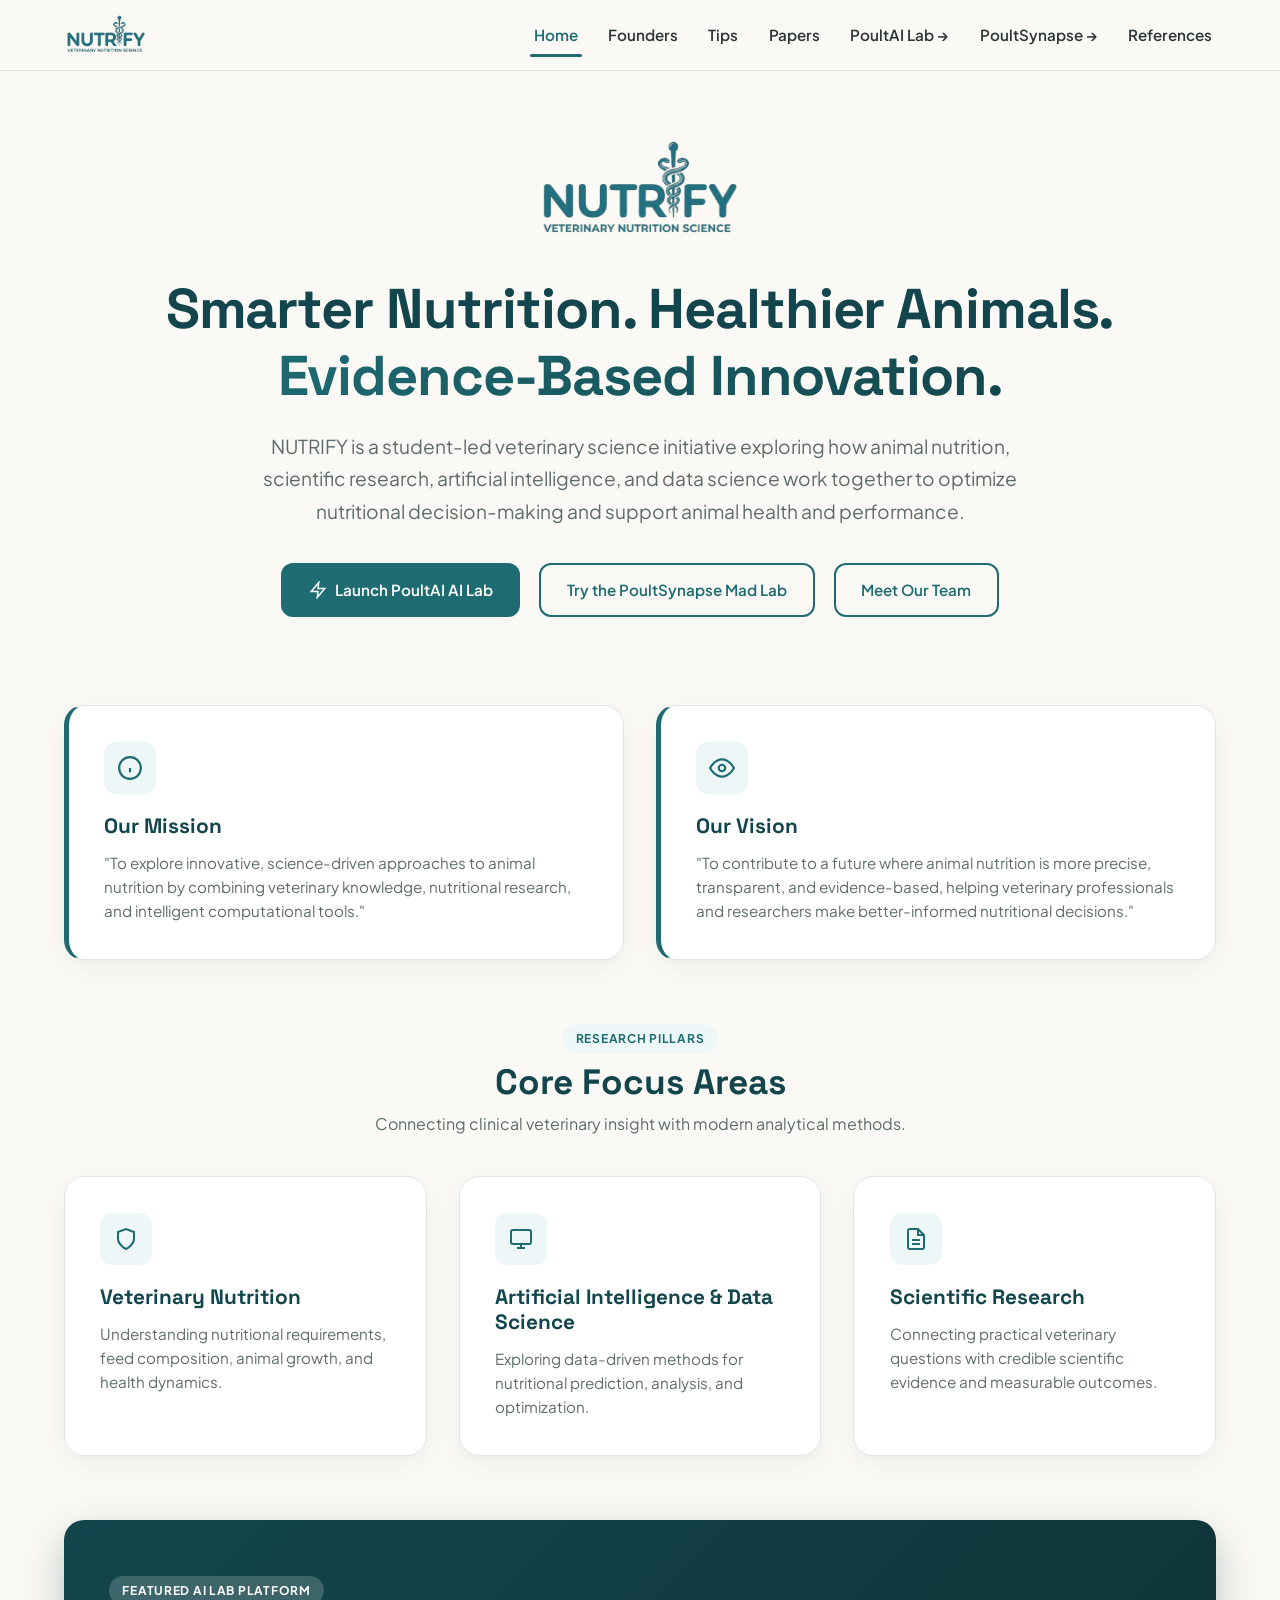
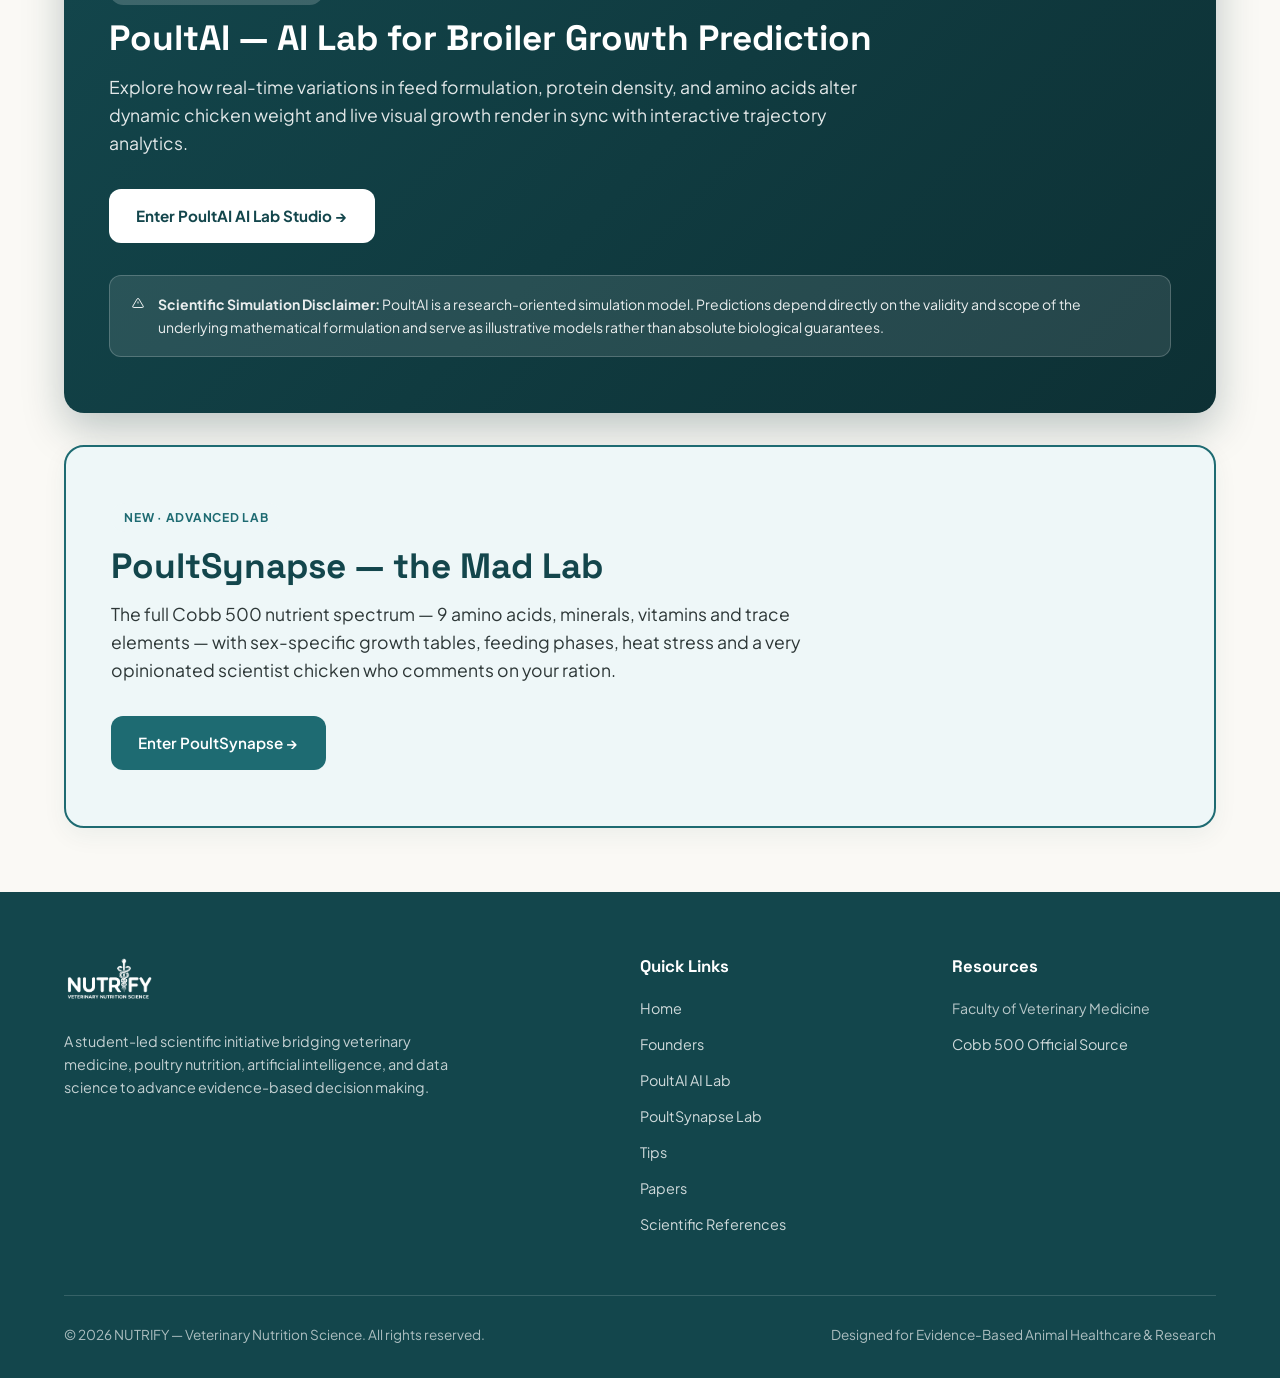
<file: index.html>
<!DOCTYPE html>
<html lang="en">
<head>
    <meta charset="UTF-8">
    <meta name="viewport" content="width=device-width, initial-scale=1.0">
    <meta name="description" content="NUTRIFY: student-led veterinary nutrition science, PoultAI and PoultSynapse broiler growth labs, tips and scientific papers.">
    <title>NUTRIFY — Veterinary Nutrition Science</title>
    <link rel="preconnect" href="https://fonts.googleapis.com">
    <link rel="preconnect" href="https://fonts.gstatic.com" crossorigin>
    <link href="https://fonts.googleapis.com/css2?family=Plus+Jakarta+Sans:wght@300;400;500;600;700;800&family=Space+Grotesk:wght@500;600;700&family=Caveat:wght@500;700&display=swap" rel="stylesheet">
    <link rel="stylesheet" href="css/style.css">
    <link rel="icon" type="image/png" href="assets/nutrify-logo.png">
</head>
<body>

    <!-- NAVBAR NAVIGATION -->
    <header class="navbar">
        <div class="container nav-container">
            <a class="brand-logo" href="index.html">
                <img src="assets/nutrify-logo.png" alt="NUTRIFY Logo" class="logo-img">
            </a>

            <button class="mobile-menu-btn" id="mobileMenuBtn" aria-label="Toggle navigation menu" aria-expanded="false" aria-controls="navLinks">&#9776;</button>

            <!-- Tabs: href="#name" shows the section with id="view-name" (handled in js/main.js).
                 A link to another page (the labs) is a normal href to that folder. -->
            <ul class="nav-links" id="navLinks">
                <li><a class="nav-link active" id="nav-home" href="#home">Home</a></li>
                <li><a class="nav-link" id="nav-founders" href="#founders">Founders</a></li>
                <li><a class="nav-link" id="nav-tips" href="#tips">Tips</a></li>
                <li><a class="nav-link" id="nav-papers" href="#papers">Papers</a></li>
                <li><a class="nav-link nav-lab" href="poultai/index.html">PoultAI Lab &rarr;</a></li>
                <li><a class="nav-link nav-lab" href="poultsynapse/index.html">PoultSynapse &rarr;</a></li>
                <li><a class="nav-link" id="nav-references" href="#references">References</a></li>
            </ul>
        </div>
    </header>

    <!-- MAIN VIEWS -->
    <main>
        <!-- 1. HOME TAB -->
        <section id="view-home" class="page-view active">
            <div class="container">
                <div class="hero">
                    <div class="hero-logo-box">
                        <img src="assets/nutrify-logo.png" alt="NUTRIFY Logo" class="hero-logo-img">
                    </div>

                    <h1 class="hero-title">Smarter Nutrition. Healthier Animals.<br><span class="gradient-text">Evidence-Based Innovation.</span></h1>
                    <p class="hero-subtitle">
                        NUTRIFY is a student-led veterinary science initiative exploring how animal nutrition, scientific research, artificial intelligence, and data science work together to optimize nutritional decision-making and support animal health and performance.
                    </p>

                    <!-- <p class="handnote">Made by vet students who love chickens (and maths) &#128020;</p> -->

                    <div class="hero-cta-group">
                        <a href="poultai/index.html" class="btn btn-primary">
                            <svg width="18" height="18" viewBox="0 0 24 24" fill="none" stroke="currentColor" stroke-width="2"><path d="M13 2L3 14h9l-1 8 10-12h-9l1-8z"/></svg>
                            Launch PoultAI AI Lab
                        </a>
                        <a href="poultsynapse/index.html" class="btn btn-outline">Try the PoultSynapse Mad Lab</a>
                        <a href="#founders" class="btn btn-outline">Meet Our Team</a>
                    </div>
                </div>

                <div class="grid-2" style="margin-top: 2.5rem;">
                    <div class="card mv-card">
                        <div class="card-icon">
                            <svg width="26" height="26" viewBox="0 0 24 24" fill="none" stroke="currentColor" stroke-width="2"><circle cx="12" cy="12" r="10"/><path d="M12 16v-4"/><path d="M12 8h.01"/></svg>
                        </div>
                        <h3 class="card-title">Our Mission</h3>
                        <p class="card-text">
                            "To explore innovative, science-driven approaches to animal nutrition by combining veterinary knowledge, nutritional research, and intelligent computational tools."
                        </p>
                    </div>

                    <div class="card mv-card">
                        <div class="card-icon">
                            <svg width="26" height="26" viewBox="0 0 24 24" fill="none" stroke="currentColor" stroke-width="2"><path d="M1 12s4-8 11-8 11 8 11 8-4 8-11 8-11-8-11-8z"/><circle cx="12" cy="12" r="3"/></svg>
                        </div>
                        <h3 class="card-title">Our Vision</h3>
                        <p class="card-text">
                            "To contribute to a future where animal nutrition is more precise, transparent, and evidence-based, helping veterinary professionals and researchers make better-informed nutritional decisions."
                        </p>
                    </div>
                </div>

                <div class="section-header">
                    <span class="badge">Research Pillars</span>
                    <h2>Core Focus Areas</h2>
                    <p>Connecting clinical veterinary insight with modern analytical methods.</p>
                </div>

                <div class="grid-3">
                    <div class="card">
                        <div class="card-icon">
                            <svg width="24" height="24" viewBox="0 0 24 24" fill="none" stroke="currentColor" stroke-width="2"><path d="M12 22s8-4 8-10V5l-8-3-8 3v7c0 6 8 10 8 10z"/></svg>
                        </div>
                        <h3 class="card-title">Veterinary Nutrition</h3>
                        <p class="card-text">Understanding nutritional requirements, feed composition, animal growth, and health dynamics.</p>
                    </div>

                    <div class="card">
                        <div class="card-icon">
                            <svg width="24" height="24" viewBox="0 0 24 24" fill="none" stroke="currentColor" stroke-width="2"><rect x="2" y="3" width="20" height="14" rx="2" ry="2"/><line x1="8" y1="21" x2="16" y2="21"/><line x1="12" y1="17" x2="12" y2="21"/></svg>
                        </div>
                        <h3 class="card-title">Artificial Intelligence & Data Science</h3>
                        <p class="card-text">Exploring data-driven methods for nutritional prediction, analysis, and optimization.</p>
                    </div>

                    <div class="card">
                        <div class="card-icon">
                            <svg width="24" height="24" viewBox="0 0 24 24" fill="none" stroke="currentColor" stroke-width="2"><path d="M14 2H6a2 2 0 0 0-2 2v16a2 2 0 0 0 2 2h12a2 2 0 0 0 2-2V8z"/><polyline points="14 2 14 8 20 8"/><line x1="16" y1="13" x2="8" y2="13"/><line x1="16" y1="17" x2="8" y2="17"/></svg>
                        </div>
                        <h3 class="card-title">Scientific Research</h3>
                        <p class="card-text">Connecting practical veterinary questions with credible scientific evidence and measurable outcomes.</p>
                    </div>
                </div>

                <div class="featured-project">
                    <span class="badge badge-light">Featured AI Lab Platform</span>
                    <h2>PoultAI — AI Lab for Broiler Growth Prediction</h2>
                    <p>
                        Explore how real-time variations in feed formulation, protein density, and amino acids alter dynamic chicken weight and live visual growth render in sync with interactive trajectory analytics.
                    </p>
                    
                    <a href="poultai/index.html" class="btn btn-light">
                        Enter PoultAI AI Lab Studio &rarr;
                    </a>

                    <div class="disclaimer-box">
                        <svg width="20" height="20" viewBox="0 0 24 24" fill="none" stroke="currentColor" stroke-width="2"><path d="M10.29 3.86L1.82 18a2 2 0 0 0 1.71 3h16.94a2 2 0 0 0 1.71-3L13.71 3.86a2 2 0 0 0-3.42 0z"/><line x1="12" y1="9" x2="12" y2="13"/><line x1="12" y1="17" x2="12.01" y2="17"/></svg>
                        <div>
                            <strong>Scientific Simulation Disclaimer:</strong> PoultAI is a research-oriented simulation model. Predictions depend directly on the validity and scope of the underlying mathematical formulation and serve as illustrative models rather than absolute biological guarantees.
                        </div>
                    </div>
                </div>

                <!-- Featured lab #2: reuse .featured-project with the .alt modifier (light version) -->
                <div class="featured-project alt">
                    <span class="badge">New &middot; Advanced Lab</span>
                    <h2>PoultSynapse &mdash; the Mad Lab</h2>
                    <p>
                        The full Cobb 500 nutrient spectrum &mdash; 9 amino acids, minerals, vitamins and trace elements &mdash; with sex-specific growth tables, feeding phases, heat stress and a very opinionated scientist chicken who comments on your ration.
                    </p>
                    <a href="poultsynapse/index.html" class="btn btn-primary">Enter PoultSynapse &rarr;</a>
                </div>
            </div>
        </section>

        <!-- 2. FOUNDERS TAB -->
        <section id="view-founders" class="page-view">
            <div class="container">
                <div class="section-header">
                    <span class="badge">Student Researchers</span>
                    <h2>Meet Our Research Team</h2>
                    <p>Veterinary Medicine students combining clinical science, ration formulation, and artificial intelligence.</p>
                </div>

                <div class="founders-grid">
                    <div class="card founder-card">
                        <div class="avatar-circle">
                            <img src="assets/founders/youssef-fouad.jpg" alt="Samy Abdelaziz Husein">
                        </div>
                        <h3 class="founder-name">Youssef Mohammed Fouad</h3>
                        <div class="founder-role">Veterinary Medicine Student & Researcher</div>
                        <div class="linkein account" style="text-align: left;">
                            <strong><a href="https://www.linkedin.com/in/youssef-m-fouad-833411432">Linkedin &rarr;</a></strong>
                        </div>
                        <p class="founder-bio">
                            "A second-level Veterinary Medicine student and researcher contributing to the development of PoultAI's predictive approach. His work focuses on making the simulation more representative of real-world poultry production conditions."
                        </p>
                    </div>

                    <div class="card founder-card">
                        <div class="avatar-circle">
                            <img src="assets/founders/youssef-samir.jpg" alt="Samy Abdelaziz Husein">
                        </div>
                        <h3 class="founder-name">Youssef Mohammed Samir</h3>
                        <div class="founder-role">Veterinary Medicine Student & Researcher</div>
                        <p class="founder-bio">
                            "A second-level Veterinary Medicine student and researcher interested in identifying approaches to reduce nutritional contamination risks and improve feed quality, nutrient utilization, and digestibility."
                        </p>
                    </div>

                    <div class="card founder-card">
                        <div class="avatar-circle">
                            <img src="assets/founders/yasin-amrousy.jpg" alt="Samy Abdelaziz Husein">
                        </div>
                        <h3 class="founder-name">Yassin Mahmoud Elamrousy</h3>
                        <div class="founder-role">Veterinary Student & Poultry Nutrition Researcher</div>
                        <p class="founder-bio">
                            "A second-level Veterinary Medicine student and researcher with experience in poultry nutritional rations, focusing on feed formulation and the relationship between nutritional composition and broiler performance."
                        </p>
                    </div>

                    <div class="card founder-card">
                        <div class="avatar-circle">
                            <img src="assets/founders/abdelrahman-basha.jpg" alt="Samy Abdelaziz Husein">
                        </div>
                        <h3 class="founder-name">Abdelrahman Moustafa Basha</h3>
                        <div class="founder-role">Veterinary Student & Poultry Nutrition Researcher</div>
                        <div class="linkein account" style="text-align: left;">
                            <strong><a href="https://www.linkedin.com/in/abdelrahmanbasha00">Linkedin &rarr;</a></strong>
                        </div>
                        <p class="founder-bio">
                            "A second-level Veterinary Medicine student and researcher with experience in poultry nutritional rations and an interest in practical nutritional strategies that support efficient and balanced poultry production."
                        </p>
                    </div>

                    <div class="card founder-card">
                        <div class="avatar-circle">
                            <img src="assets/founders/samya-a-elaziz.png" alt="Samy Abdelaziz Husein">
                        </div>
                        <h3 class="founder-name">Samy Abdelaziz Husein</h3>
                        <div class="founder-role">Veterinary Student, AI & Data Science Researcher</div>
                        <div class="linkein account" style="text-align: left;">
                            <strong><a href="https://www.linkedin.com/in/samy-a-elaziz/">Linkedin &rarr;</a></strong>
                        </div>
                        <p class="founder-bio">
                            "A second-level Veterinary Medicine student and researcher interested in artificial intelligence, data science, and web development. His work explores how veterinary knowledge can be connected with computational technologies to develop practical, data-driven innovations."
                        </p>
                        
                    </div>
                </div>
            </div>
        </section>

        <!-- TIPS TAB: cards are generated from the TIPS list in js/content.js -->
        <section id="view-tips" class="page-view">
            <div class="container">
                <div class="section-header">
                    <span class="badge">Practical Notes</span>
                    <h2>Tips from the Lab Bench</h2>
                    <p>Short, honest advice for using the labs and thinking about broiler nutrition. Each tip says where it comes from.</p>
                    <!-- <p class="handnote">Got a tip of your own? Add it in js/content.js &mdash; it appears here by itself.</p> -->
                </div>
                <div class="chip-row" id="tipsFilters" role="group" aria-label="Filter tips by category"></div>
                <div class="grid-3" id="tipsGrid"></div>
            </div>
        </section>

        <!-- PAPERS TAB: cards are generated from the PAPERS list in js/content.js -->
        <section id="view-papers" class="page-view">
            <div class="container">
                <div class="section-header">
                    <span class="badge">Research Library</span>
                    <h2>Scientific Papers</h2>
                    <p>Papers we read, each with a short summary in our own words and a link to the real source. Always read the original before relying on a result.</p>
                </div>
                <div class="chip-row" id="papersFilters" role="group" aria-label="Filter papers by topic"></div>
                <div id="papersList"></div>
            </div>
        </section>

        <!-- 3. REFERENCES TAB -->
        <section id="view-references" class="page-view">
            <div class="container">
                <div class="section-header">
                    <span class="badge">Transparency & Rigor</span>
                    <h2>Scientific References</h2>
                    <p>Grounding computational models in published veterinary nutrition standards and empirical research.</p>
                </div>

                <div class="reference-card">
                    <span class="badge">Primary Genetic Standard Source</span>
                    <h3 class="reference-title">Cobb 500 Broiler Performance & Nutrition Supplement (2022 Official Release)</h3>
                    <div class="reference-meta">Organization: Cobb Genetics | Type: Official Genetics & Performance Information</div>
                    <p class="reference-desc">
                        Official product information, performance objectives, and nutritional guidelines for the Cobb 500 broiler strain, published by Cobb Genetics. Standard reference curves in PoultAI are aligned with published Cobb 500 growth performance targets.
                    </p>
                    <a href="https://cobbgenetics.com/assets/Cobb-Files/2022-Cobb500-Broiler-Performance-Nutrition-Supplement.pdf" target="_blank" rel="noopener noreferrer" class="btn btn-outline btn-sm">
                        Visit Official Source &rarr;
                    </a>
                </div>

                <div class="reference-card" style="border-left-color: var(--dark-teal);">
                    <span class="badge">Consensus Guideline</span>
                    <h3 class="reference-title">Nutrient Requirements of Poultry (National Research Council)</h3>
                    <div class="reference-meta">Publisher: National Academies Press | Type: Scientific Reference Manual</div>
                    <p class="reference-desc">
                        Foundational guidance detailing digestive physiology, amino acid bioavailability, and metabolizable energy relationships in commercial avian species.
                    </p>
                </div>

                <div class="card" style="margin-top: 3rem; background: var(--teal-light); border: 1px solid var(--primary-teal);">
                    <h3 style="color: var(--dark-teal); margin-bottom: 0.75rem;">NUTRIFY Scientific Integrity Statement</h3>
                    <p style="font-size: 0.95rem; color: var(--body-text); line-height: 1.7;">
                        "At NUTRIFY, scientific evidence is the foundation of responsible innovation. References are provided to support transparency and help users distinguish published information from our own research concepts, simulations, and interpretations."
                    </p>
                </div>
            </div>
        </section>
    </main>

    <!-- FOOTER -->
    <footer>
        <div class="container">
            <div class="footer-grid">
                <div class="footer-brand">
                    <img src="assets/nutrify-logo.png" alt="NUTRIFY Logo" class="footer-logo-img">
                    <p>
                        A student-led scientific initiative bridging veterinary medicine, poultry nutrition, artificial intelligence, and data science to advance evidence-based decision making.
                    </p>
                </div>

                <div>
                    <h4 class="footer-heading">Quick Links</h4>
                    <ul class="footer-links">
                        <li><a href="#home">Home</a></li>
                        <li><a href="#founders">Founders</a></li>
                        <li><a href="poultai/index.html">PoultAI AI Lab</a></li>
                        <li><a href="poultsynapse/index.html">PoultSynapse Lab</a></li>
                        <li><a href="#tips">Tips</a></li>
                        <li><a href="#papers">Papers</a></li>
                        <li><a href="#references">Scientific References</a></li>
                    </ul>
                </div>

                <div>
                    <h4 class="footer-heading">Resources</h4>
                    <ul class="footer-links">
                        <li><span style="color: rgba(255,255,255,0.7); font-size: 0.88rem;">Faculty of Veterinary Medicine</span></li>
                        <li><a href="https://cobbgenetics.com/assets/Cobb-Files/2022-Cobb500-Broiler-Performance-Nutrition-Supplement.pdf" target="_blank" rel="noopener noreferrer">Cobb 500 Official Source</a></li>
                    </ul>
                </div>
            </div>

            <div class="footer-bottom">
                <div>&copy; <span id="currentYear"></span> NUTRIFY — Veterinary Nutrition Science. All rights reserved.</div>
                <div>Designed for Evidence-Based Animal Healthcare & Research</div>
            </div>
        </div>
    </footer>

    <script src="js/content.js"></script>
    <script src="js/main.js"></script>
</body>
</html>
</file>
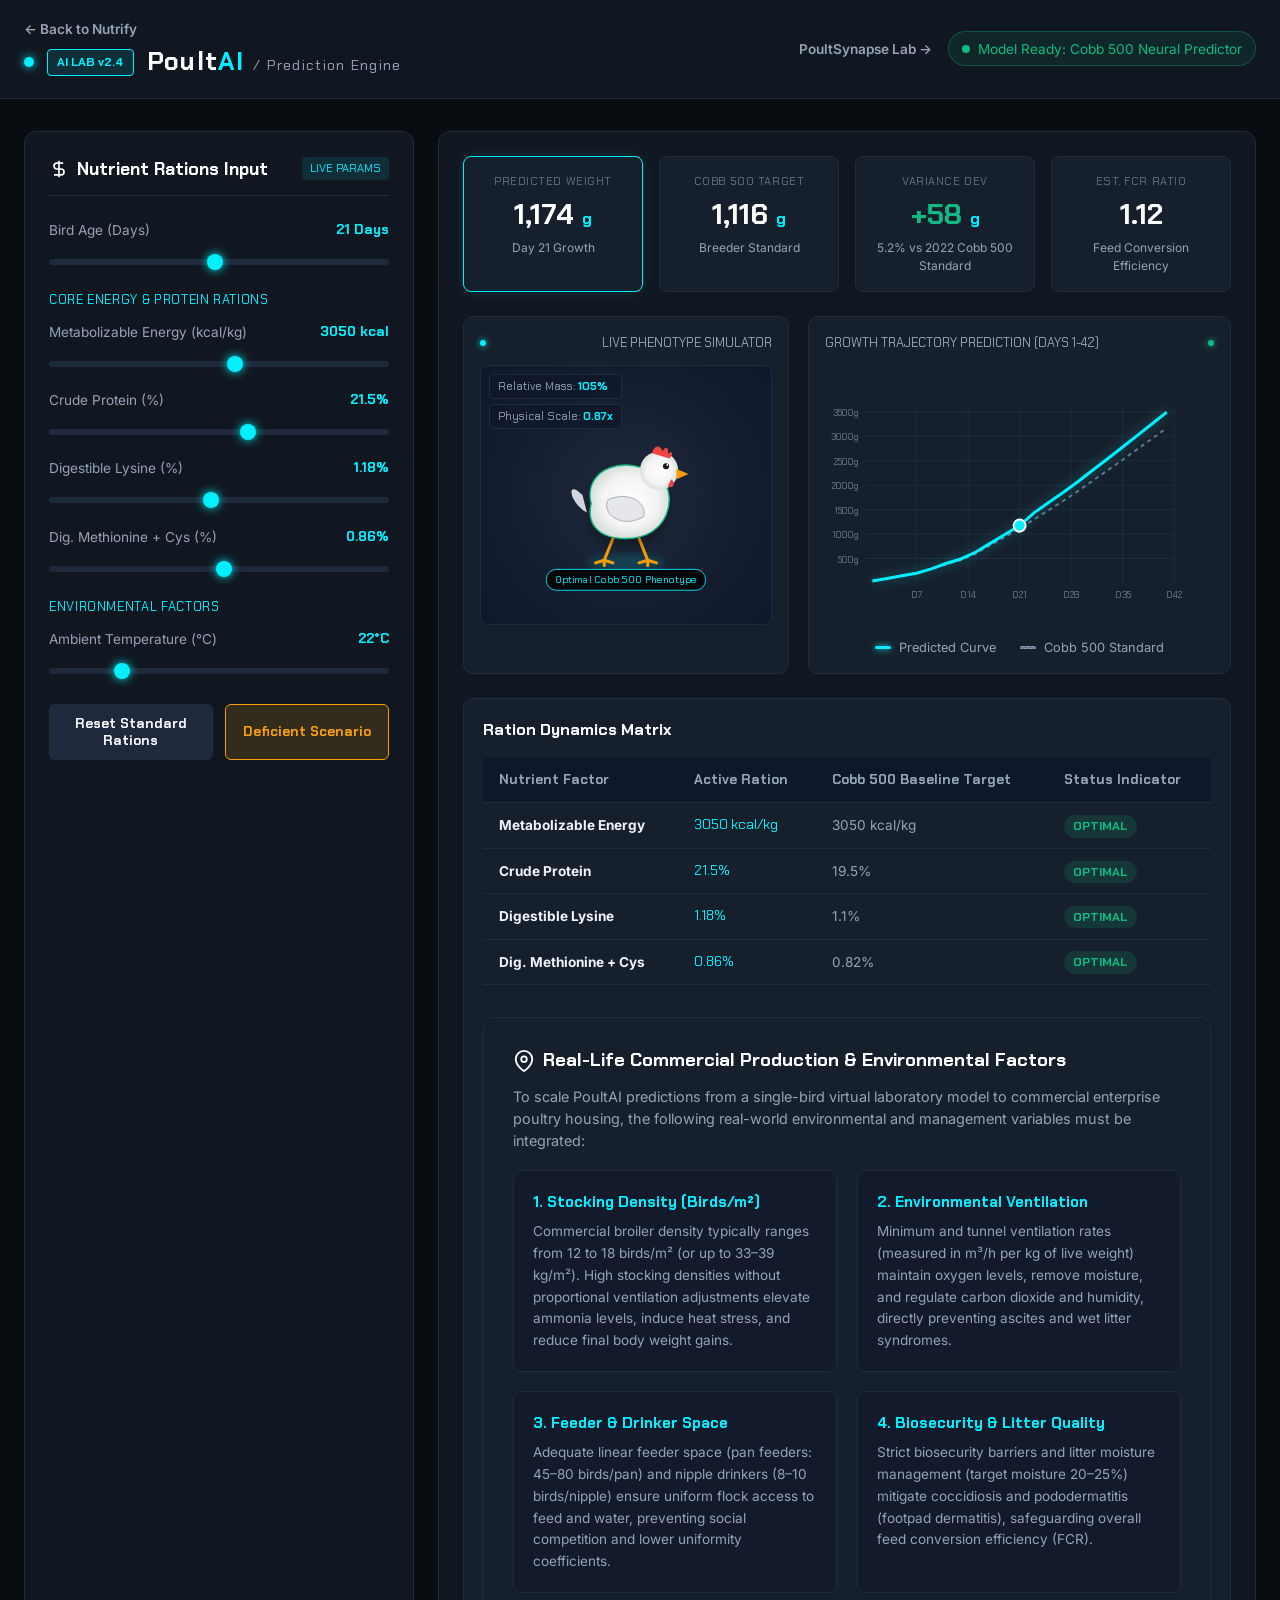
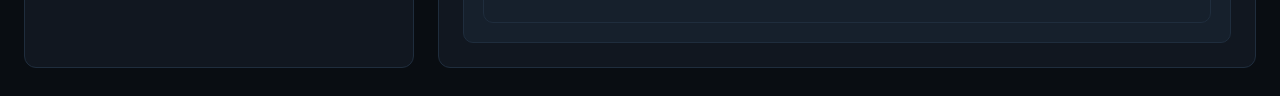
<file: poultai/index.html>
<!DOCTYPE html>
<html lang="en">
<head>
    <meta charset="UTF-8">
    <meta name="viewport" content="width=device-width, initial-scale=1.0">
    <title>PoultAI — AI Lab for Broiler Growth Prediction</title>
    <link rel="preconnect" href="https://fonts.googleapis.com">
    <link rel="preconnect" href="https://fonts.gstatic.com" crossorigin>
    <link href="https://fonts.googleapis.com/css2?family=Chakra+Petch:wght@400;600;700&family=Inter:wght@300;400;500;600;700&display=swap" rel="stylesheet">
    <link rel="stylesheet" href="poultai.css">
    <link rel="icon" type="image/png" href="../assets/nutrify-logo.png">
</head>
<body class="poultai-lab-theme">

    <!-- LAB NAVIGATION HEADER -->
    <header class="lab-navbar">
        <div class="lab-container nav-flex">
            <div class="lab-brand">
                <a href="../index.html" class="back-link">&larr; Back to Nutrify</a>
                <div class="lab-title-group">
                    <span class="pulse-indicator"></span>
                    <span class="lab-badge">AI LAB v2.4</span>
                    <h1 class="lab-logo-text">Poult<span class="accent-text">AI</span> <span class="sub-text">/ Prediction Engine</span></h1>
                </div>
            </div>
            
            <div class="lab-nav-actions">
                <a href="../poultsynapse/index.html" class="back-link">PoultSynapse Lab &rarr;</a>
                <span class="model-status"><span class="dot"></span> Model Ready: Cobb 500 Neural Predictor</span>
            </div>
        </div>
    </header>

    <!-- LAB STUDIO CONTENT -->
    <main class="lab-main">
        <div class="lab-container">
            
            <div class="lab-grid">
                
                <!-- LEFT PANEL: PARAMS & CONTROLS -->
                <section class="lab-panel input-panel">
                    <div class="panel-header">
                        <h2><svg width="20" height="20" viewBox="0 0 24 24" fill="none" stroke="currentColor" stroke-width="2"><path d="M12 2v20M17 5H9.5a3.5 3.5 0 0 0 0 7h5a3.5 3.5 0 0 1 0 7H6"/></svg> Nutrient Rations Input</h2>
                        <span class="panel-tag">LIVE PARAMS</span>
                    </div>

                    <form id="labSimulationForm" onsubmit="event.preventDefault(); updateLabSimulation();">
                        
                        <div class="param-group">
                            <label for="birdAge">
                                <span>Bird Age (Days)</span>
                                <span class="val-display" id="ageValDisplay">21 Days</span>
                            </label>
                            <input type="range" id="birdAge" min="1" max="42" value="21" class="lab-slider" oninput="updateLabSimulation()">
                        </div>

                        <div class="param-section-title">Core Energy & Protein Rations</div>

                        <div class="param-group">
                            <label for="energy">
                                <span>Metabolizable Energy (kcal/kg)</span>
                                <span class="val-display" id="energyValDisplay">3050 kcal</span>
                            </label>
                            <input type="range" id="energy" min="2500" max="3500" step="10" value="3050" class="lab-slider" oninput="updateLabSimulation()">
                        </div>

                        <div class="param-group">
                            <label for="protein">
                                <span>Crude Protein (%)</span>
                                <span class="val-display" id="proteinValDisplay">21.5%</span>
                            </label>
                            <input type="range" id="protein" min="15.0" max="26.0" step="0.1" value="21.5" class="lab-slider" oninput="updateLabSimulation()">
                        </div>

                        <div class="param-group">
                            <label for="lysine">
                                <span>Digestible Lysine (%)</span>
                                <span class="val-display" id="lysineValDisplay">1.18%</span>
                            </label>
                            <input type="range" id="lysine" min="0.80" max="1.60" step="0.01" value="1.18" class="lab-slider" oninput="updateLabSimulation()">
                        </div>

                        <div class="param-group">
                            <label for="methionine">
                                <span>Dig. Methionine + Cys (%)</span>
                                <span class="val-display" id="methionineValDisplay">0.86%</span>
                            </label>
                            <input type="range" id="methionine" min="0.50" max="1.20" step="0.01" value="0.86" class="lab-slider" oninput="updateLabSimulation()">
                        </div>

                        <div class="param-section-title">Environmental Factors</div>

                        <div class="param-group">
                            <label for="temperature">
                                <span>Ambient Temperature (°C)</span>
                                <span class="val-display" id="tempValDisplay">22°C</span>
                            </label>
                            <input type="range" id="temperature" min="18" max="38" value="22" class="lab-slider" oninput="updateLabSimulation()">
                        </div>

                        <div class="lab-btn-group">
                            <button type="button" class="lab-btn lab-btn-sec" onclick="resetLabParams()">Reset Standard Rations</button>
                            <button type="button" class="lab-btn lab-btn-accent" onclick="loadLowProteinScenario()">Deficient Scenario</button>
                        </div>
                    </form>
                </section>


                <!-- RIGHT PANEL: DYNAMIC VISUALIZATION & GRAPH ENGINE -->
                <section class="lab-panel display-panel">
                    
                    <!-- TOP METRICS HEADER -->
                    <div class="metrics-row">
                        <div class="metric-box highlight-box">
                            <div class="metric-tag">PREDICTED WEIGHT</div>
                            <div class="metric-num" id="labPredictedWeight">950 <span class="unit">g</span></div>
                            <div class="metric-sub" id="labAgeTag">Day 21 Growth</div>
                        </div>

                        <div class="metric-box">
                            <div class="metric-tag">COBB 500 TARGET</div>
                            <div class="metric-num" id="labTargetWeight">950 <span class="unit">g</span></div>
                            <div class="metric-sub">Breeder Standard</div>
                        </div>

                        <div class="metric-box">
                            <div class="metric-tag">VARIANCE DEV</div>
                            <div class="metric-num" id="labVarianceNum">0 <span class="unit">g</span></div>
                            <div class="metric-sub" id="labVariancePercent">0.0% Standard</div>
                        </div>

                        <div class="metric-box">
                            <div class="metric-tag">EST. FCR RATIO</div>
                            <div class="metric-num" id="labFCRNum">1.42</div>
                            <div class="metric-sub">Feed Conversion Efficiency</div>
                        </div>
                    </div>


                    <!-- DYNAMIC REAL CHICKEN + GRAPH DUAL LAB STAGE -->
                    <div class="lab-stage-container">
                        
                        <!-- CHICKEN VISUALIZER BOX -->
                        <div class="chicken-lab-box">
                            <div class="box-header">
                                <span class="live-dot"></span> LIVE PHENOTYPE SIMULATOR
                            </div>

                            <!-- DYNAMIC CHICKEN STAGE -->
                            <div class="chicken-viewport" id="chickenViewport">
                                
                                <!-- Rendered Chicken SVG Graphic with dynamic scale, body mass index, feather texture & pulse effect -->
                                <div class="chicken-avatar-wrapper" id="chickenAvatarWrapper">
                                    <svg id="chickenSvg" viewBox="0 0 200 200" class="chicken-svg">
                                        <defs>
                                            <radialGradient id="bodyGrad" cx="50%" cy="50%" r="50%">
                                                <stop offset="0%" stop-color="#ffffff"/>
                                                <stop offset="70%" stop-color="#f3f4f1"/>
                                                <stop offset="100%" stop-color="#d9e0db"/>
                                            </radialGradient>
                                            <filter id="shadow" x="-20%" y="-20%" width="140%" height="140%">
                                                <feDropShadow dx="0" dy="8" stdDeviation="6" flood-color="#000" flood-opacity="0.3"/>
                                            </filter>
                                        </defs>

                                        <!-- Floor Shadow -->
                                        <ellipse id="chickShadow" cx="100" cy="178" rx="45" ry="10" fill="rgba(0,240,255,0.15)" filter="blur(4px)"/>

                                        <!-- Feet -->
                                        <g id="chickFeet" stroke="#f59e0b" stroke-width="3.5" stroke-linecap="round">
                                            <line x1="85" y1="150" x2="75" y2="175"/>
                                            <line x1="75" y1="175" x2="65" y2="178"/>
                                            <line x1="75" y1="175" x2="75" y2="181"/>
                                            <line x1="75" y1="175" x2="85" y2="178"/>

                                            <line x1="115" y1="150" x2="125" y2="175"/>
                                            <line x1="125" y1="175" x2="115" y2="178"/>
                                            <line x1="125" y1="175" x2="125" y2="181"/>
                                            <line x1="125" y1="175" x2="135" y2="178"/>
                                        </g>

                                        <!-- Main Body Mass (dynamically scaled) -->
                                        <path id="chickBody" d="M 60,110 C 50,70 100,50 140,80 C 160,100 150,150 100,150 C 65,150 55,130 60,110 Z" fill="url(#bodyGrad)" filter="url(#shadow)" stroke="#10b981" stroke-width="1.5"/>

                                        <!-- Wing -->
                                        <path id="chickWing" d="M 80,105 C 70,120 95,140 120,125 C 125,110 105,95 80,105 Z" fill="#e5e7eb" stroke="#9ca3af" stroke-width="1"/>

                                        <!-- Tail Feathers -->
                                        <path id="chickTail" d="M 50,100 C 30,80 35,110 55,120 Z" fill="#d1d5db"/>

                                        <!-- Head & Neck -->
                                        <circle id="chickHead" cx="138" cy="72" r="22" fill="url(#bodyGrad)"/>

                                        <!-- Eye -->
                                        <circle cx="146" cy="67" r="3.5" fill="#111827"/>
                                        <circle cx="147.5" cy="65.5" r="1" fill="#ffffff"/>

                                        <!-- Comb -->
                                        <path id="chickComb" d="M 130,52 C 132,42 140,42 142,50 C 145,43 150,45 148,53 C 152,48 156,52 150,58 Z" fill="#ef4444"/>

                                        <!-- Beak -->
                                        <polygon points="158,70 172,76 158,82" fill="#f59e0b"/>

                                        <!-- Wattle -->
                                        <path id="chickWattle" d="M 152,82 C 158,86 154,94 148,90 Z" fill="#ef4444"/>
                                    </svg>

                                    <!-- Live Morph Status Text overlay -->
                                    <div class="morph-badge" id="morphBadge">Optimal Broiler Growth</div>
                                </div>

                                <div class="chicken-stats-overlay">
                                    <div class="stat-tag">Relative Mass: <span id="relativeMassPercent">100%</span></div>
                                    <div class="stat-tag">Physical Scale: <span id="physicalScaleTag">1.00x</span></div>
                                </div>
                            </div>
                        </div>

                        <!-- GRAPH ENGINE BOX -->
                        <div class="graph-lab-box">
                            <div class="box-header">
                                <span>GROWTH TRAJECTORY PREDICTION (DAYS 1-42)</span>
                                <span class="live-dot green"></span>
                            </div>

                            <div class="chart-stage" id="labChartStage">
                                <!-- SVG Chart rendered dynamically by JS -->
                            </div>

                            <div class="chart-legend-lab">
                                <div class="leg-item"><span class="leg-line cur"></span> Predicted Curve</div>
                                <div class="leg-item"><span class="leg-line ref"></span> Cobb 500 Standard</div>
                            </div>
                        </div>

                    </div>

                    <!-- COMPARISON TABLE SECTION -->
                    <div class="lab-card table-card">
                        <h3>Ration Dynamics Matrix</h3>
                        <div class="table-responsive">
                            <table class="lab-table">
                                <thead>
                                    <tr>
                                        <th>Nutrient Factor</th>
                                        <th>Active Ration</th>
                                        <th>Cobb 500 Baseline Target</th>
                                        <th>Status Indicator</th>
                                    </tr>
                                </thead>
                                <tbody id="labMatrixBody">
                                    <!-- Dynamic JS Table -->
                                </tbody>
                            </table>
                        </div>
                    
                    <!-- REAL-LIFE COMMERCIAL PRODUCTION FACTORS CONSTRUCTION -->
                    <div class="real-life-section">
                        <h3>
                            <svg width="22" height="22" viewBox="0 0 24 24" fill="none" stroke="currentColor" stroke-width="2"><path d="M21 10c0 7-9 13-9 13s-9-6-9-13a9 9 0 0 1 18 0z"/><circle cx="12" cy="10" r="3"/></svg>
                            Real-Life Commercial Production & Environmental Factors
                        </h3>
                        <p style="color: var(--text-secondary); font-size: 0.9rem;">
                            To scale PoultAI predictions from a single-bird virtual laboratory model to commercial enterprise poultry housing, the following real-world environmental and management variables must be integrated:
                        </p>

                        <div class="real-life-grid">
                            <div class="real-life-card">
                                <h4>1. Stocking Density (Birds/m²)</h4>
                                <p>Commercial broiler density typically ranges from 12 to 18 birds/m² (or up to 33–39 kg/m²). High stocking densities without proportional ventilation adjustments elevate ammonia levels, induce heat stress, and reduce final body weight gains.</p>
                            </div>

                            <div class="real-life-card">
                                <h4>2. Environmental Ventilation</h4>
                                <p>Minimum and tunnel ventilation rates (measured in m³/h per kg of live weight) maintain oxygen levels, remove moisture, and regulate carbon dioxide and humidity, directly preventing ascites and wet litter syndromes.</p>
                            </div>

                            <div class="real-life-card">
                                <h4>3. Feeder & Drinker Space</h4>
                                <p>Adequate linear feeder space (pan feeders: 45–80 birds/pan) and nipple drinkers (8–10 birds/nipple) ensure uniform flock access to feed and water, preventing social competition and lower uniformity coefficients.</p>
                            </div>

                            <div class="real-life-card">
                                <h4>4. Biosecurity & Litter Quality</h4>
                                <p>Strict biosecurity barriers and litter moisture management (target moisture 20–25%) mitigate coccidiosis and pododermatitis (footpad dermatitis), safeguarding overall feed conversion efficiency (FCR).</p>
                            </div>
                        </div>
                    </div>


                </section>

            </div>

        </div>
    </main>

    <script src="poultai.js"></script>
</body>
</html>
</file>
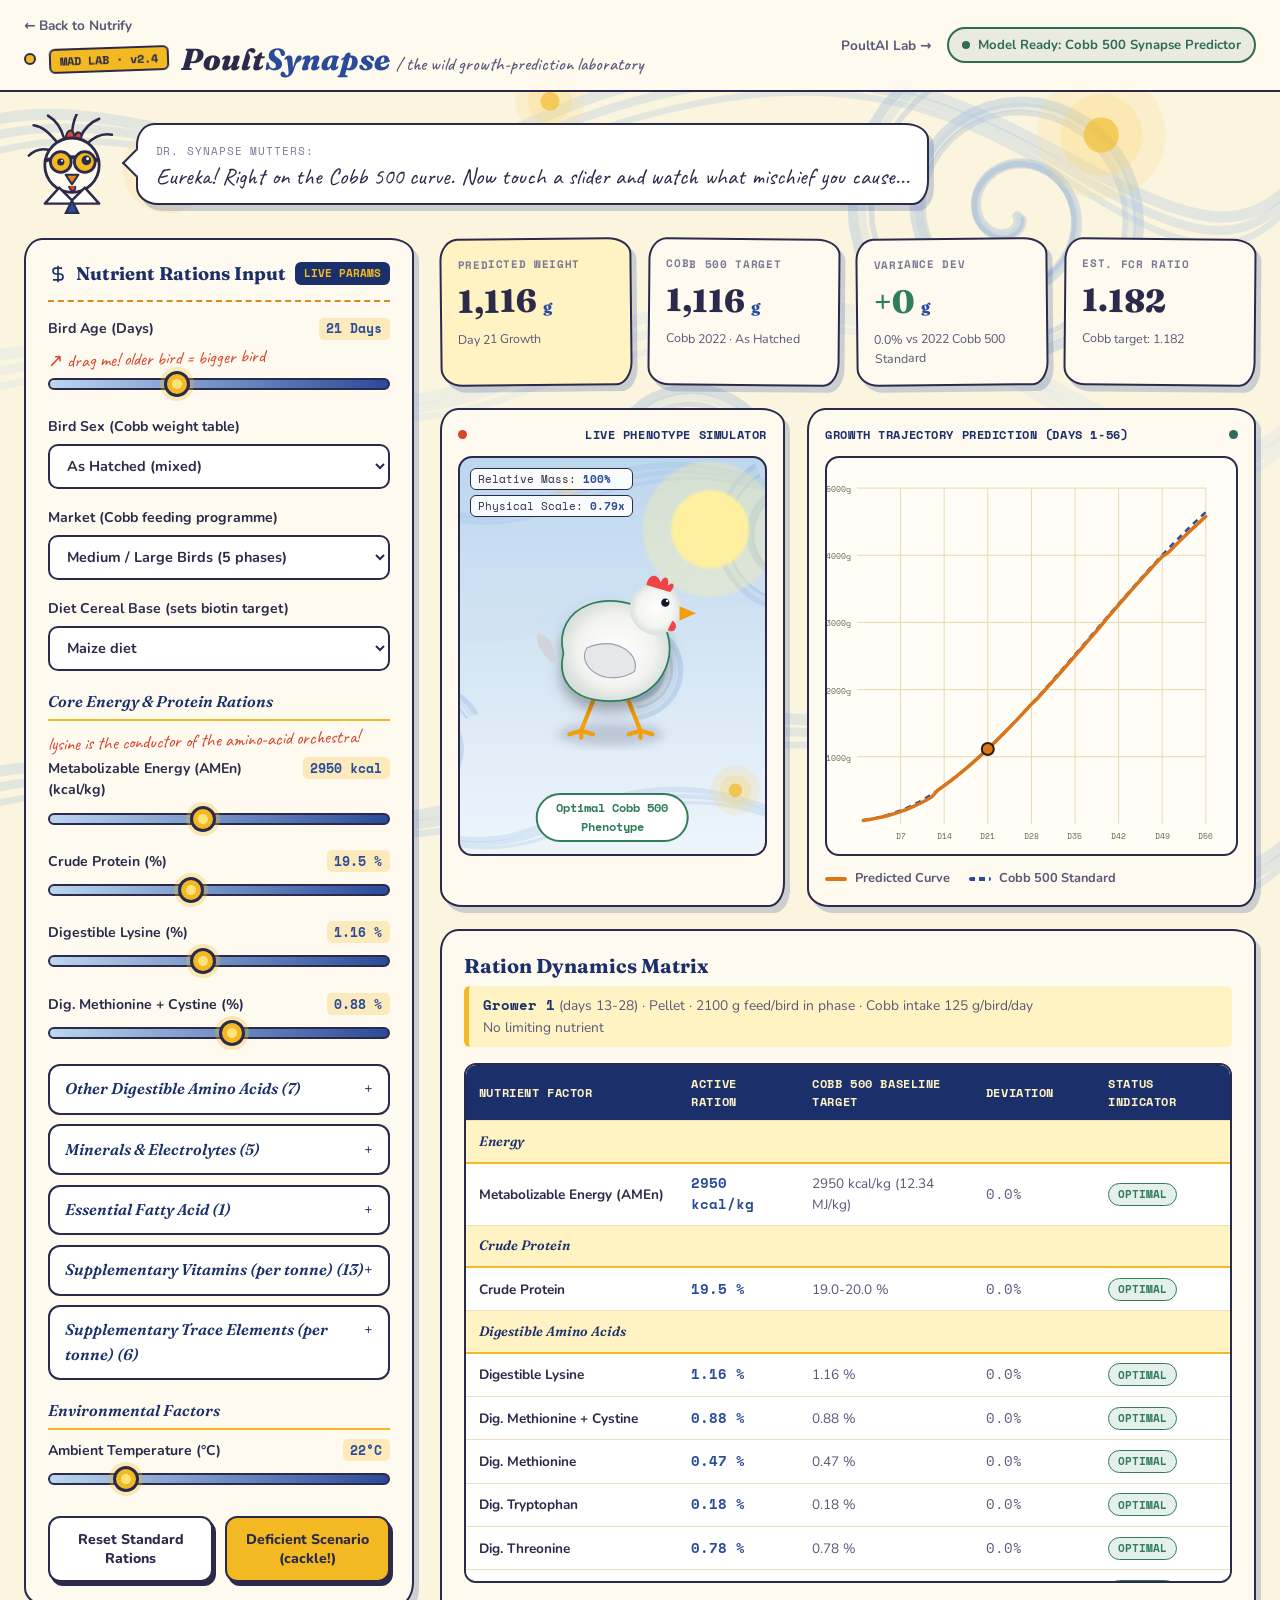
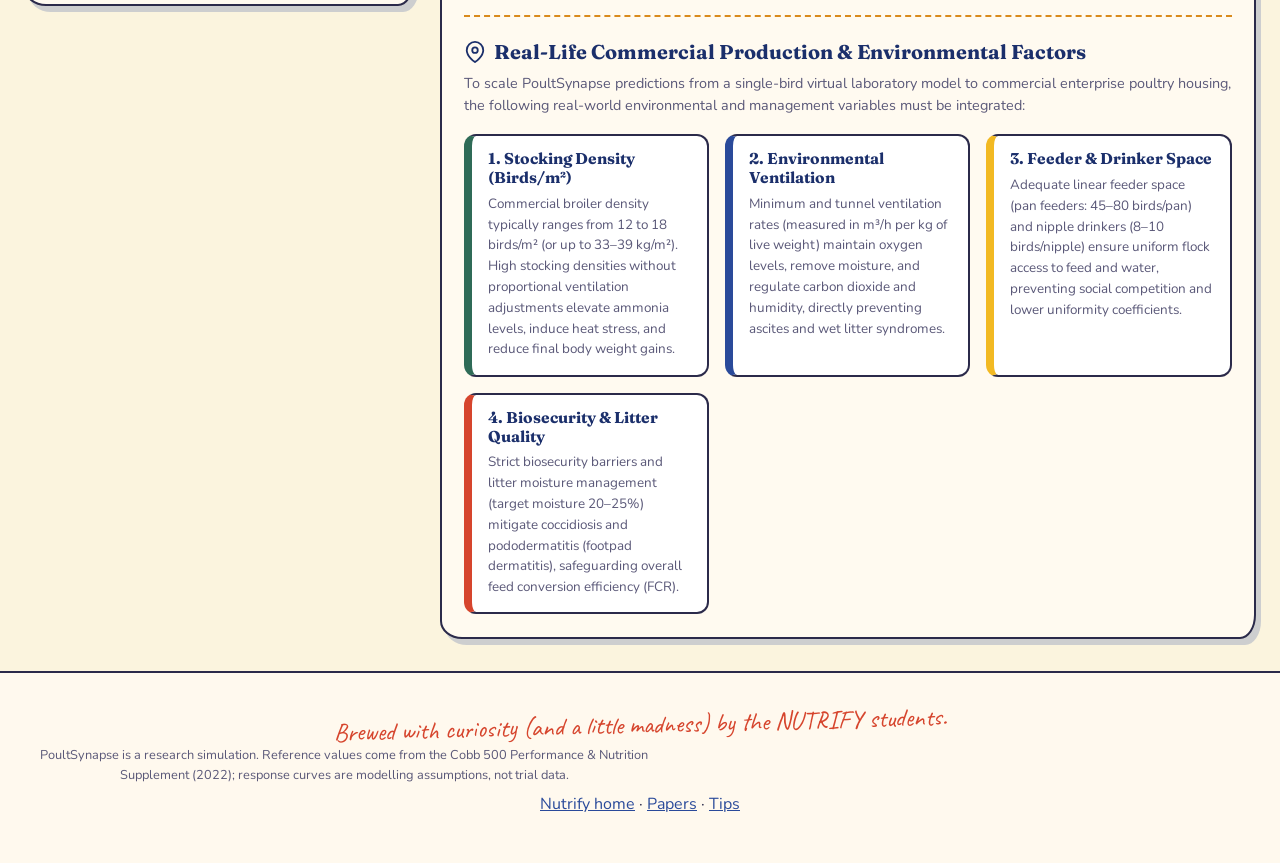
<file: poultsynapse/index.html>
<!DOCTYPE html>
<!--
  PoultSynapse Lab page  (the mad-scientist, Van Gogh-inspired lab)
  ------------------------------------------------------------------
  Colours, fonts, sizes: ALL in poultsynapse.css (see the :root block).
  Layout:  header -> Dr. Synapse strip -> left panel (inputs) -> right panel (results) -> footer
  Logic:   every calculation lives in poultsynapse.js (nothing is computed here)
  Style:   poultsynapse.css
  The nutrient sliders are NOT written by hand: poultsynapse.js builds them
  from its NUTRIENTS list and drops them into the two empty containers
  marked "filled by poultsynapse.js" below.
-->
<html lang="en">
<head>
    <meta charset="UTF-8">
    <meta name="viewport" content="width=device-width, initial-scale=1.0">
    <title>PoultSynapse — The Mad Lab for Broiler Growth Prediction</title>
    <link rel="preconnect" href="https://fonts.googleapis.com">
    <link rel="preconnect" href="https://fonts.gstatic.com" crossorigin>
    <link href="https://fonts.googleapis.com/css2?family=Caveat:wght@500;700&family=Fraunces:ital,wght@0,600;0,800;1,600&family=Nunito:wght@400;600;700;800&family=Space+Mono:wght@400;700&display=swap" rel="stylesheet">
    <link rel="stylesheet" href="poultsynapse.css">
    <link rel="icon" type="image/png" href="../assets/nutrify-logo.png">
</head>
<body class="poultsynapse-theme">

    <!-- LAB NAVIGATION HEADER -->
    <header class="lab-navbar">
        <div class="lab-container nav-flex">
            <div class="lab-brand">
                <a href="../index.html" class="back-link">&larr; Back to Nutrify</a>
                <div class="lab-title-group">
                    <span class="pulse-indicator" aria-hidden="true"></span>
                    <span class="lab-badge">MAD LAB &middot; v2.4</span>
                    <h1 class="lab-logo-text">Poult<span class="accent-text">Synapse</span> <span class="sub-text">/ the wild growth-prediction laboratory</span></h1>
                </div>
            </div>

            <div class="lab-nav-actions">
                <a href="../poultai/index.html" class="back-link">PoultAI Lab &rarr;</a>
                <span class="model-status"><span class="dot"></span> Model Ready: Cobb 500 Synapse Predictor</span>
            </div>
        </div>
    </header>

    <!-- DR. SYNAPSE: the mascot whose speech bubble (#doctorNote) is rewritten by poultsynapse.js -->
    <section class="lab-container doctor-strip" aria-live="polite">
        <div class="mascot"><svg viewBox="0 0 120 124" class="mascot-svg" role="img" aria-label="Dr. Synapse, a mad-scientist chicken with goggles and wild hair">
  <g stroke="#2b2a4a" stroke-width="3.2" fill="none" stroke-linecap="round">
    <path d="M42 36 C30 22 24 16 12 14"/><path d="M50 30 C46 16 40 8 30 2"/><path d="M60 28 C60 14 62 8 66 0"/>
    <path d="M70 30 C76 16 84 10 94 6"/><path d="M78 38 C90 26 100 24 110 26"/><path d="M36 46 C24 42 14 44 6 52"/>
  </g>
  <path d="M52 30 C54 18 62 18 63 28 C66 20 74 22 71 32 Z" fill="#d6452d" stroke="#2b2a4a" stroke-width="2.5"/>
  <circle cx="60" cy="64" r="34" fill="#fffaf0" stroke="#2b2a4a" stroke-width="3.5"/>
  <path d="M26 112 L44 92 L60 108 L76 92 L94 112 Z" fill="#fff" stroke="#2b2a4a" stroke-width="3" stroke-linejoin="round"/>
  <path d="M60 108 L52 124 L68 124 Z" fill="#2a4a9a" stroke="#2b2a4a" stroke-width="2.5"/>
  <path d="M26 58 Q60 50 94 58" stroke="#2b2a4a" stroke-width="5" fill="none"/>
  <circle cx="46" cy="60" r="13" fill="#f2b922" stroke="#2b2a4a" stroke-width="3.5"/>
  <circle cx="76" cy="60" r="13" fill="#f2b922" stroke="#2b2a4a" stroke-width="3.5"/>
  <circle cx="46" cy="60" r="4.5" fill="#2b2a4a"/><circle cx="78" cy="58" r="6" fill="#2b2a4a"/>
  <circle cx="47.5" cy="58.5" r="1.3" fill="#fff"/><circle cx="79.5" cy="56" r="1.8" fill="#fff"/>
  <path d="M52 76 L68 76 L60 88 Z" fill="#e8891a" stroke="#2b2a4a" stroke-width="2.5" stroke-linejoin="round"/>
  <path d="M56 90 C58 98 66 98 64 90" fill="#d6452d" stroke="#2b2a4a" stroke-width="2"/>
</svg></div>
        <div class="speech-bubble">
            <span class="scribble-label">Dr. Synapse mutters:</span>
            <p id="doctorNote">Eureka! Right on the Cobb 500 curve...</p>
        </div>
    </section>

    <!-- LAB STUDIO CONTENT -->
    <main class="lab-main">
        <div class="lab-container">
            
            <div class="lab-grid">
                
                <!-- LEFT PANEL: PARAMS & CONTROLS (flock setup + every Cobb nutrient factor) -->
                <section class="lab-panel input-panel">
                    <div class="panel-header">
                        <h2><svg width="20" height="20" viewBox="0 0 24 24" fill="none" stroke="currentColor" stroke-width="2"><path d="M12 2v20M17 5H9.5a3.5 3.5 0 0 0 0 7h5a3.5 3.5 0 0 1 0 7H6"/></svg> Nutrient Rations Input</h2>
                        <span class="panel-tag">LIVE PARAMS</span>
                    </div>

                    <form id="labSimulationForm" onsubmit="event.preventDefault(); updateLabSimulation();">

                        <!-- FLOCK SETUP: age, sex, market and cereal choose which Cobb tables are used -->
                        <div class="param-group">
                            <label for="birdAge">
                                <span>Bird Age (Days)</span>
                                <span class="val-display" id="ageValDisplay">21 Days</span>
                            </label>
                            <span class="scribble">&nearrow; drag me! older bird = bigger bird</span>
                            <input type="range" id="birdAge" min="1" max="56" value="21" class="lab-slider" oninput="updateLabSimulation()">
                        </div>

                        <div class="param-group">
                            <label for="birdSex"><span>Bird Sex (Cobb weight table)</span></label>
                            <select id="birdSex" class="lab-select" onchange="updateLabSimulation()">
                                <option value="hatched" selected>As Hatched (mixed)</option>
                                <option value="male">Male</option>
                                <option value="female">Female</option>
                            </select>
                        </div>

                        <div class="param-group">
                            <label for="feedMarket"><span>Market (Cobb feeding programme)</span></label>
                            <select id="feedMarket" class="lab-select" onchange="updateLabSimulation()">
                                <option value="medium" selected>Medium / Large Birds (5 phases)</option>
                                <option value="small">Small Birds (4 phases)</option>
                            </select>
                        </div>

                        <div class="param-group">
                            <label for="dietGrain"><span>Diet Cereal Base (sets biotin target)</span></label>
                            <select id="dietGrain" class="lab-select" onchange="updateLabSimulation()">
                                <option value="maize" selected>Maize diet</option>
                                <option value="wheat">Wheat diet</option>
                            </select>
                        </div>

                        <!-- CORE NUTRIENTS: energy, protein, lysine, methionine + cystine (filled by poultsynapse.js) -->
                        <div class="param-section-title">Core Energy & Protein Rations</div>
                        <span class="scribble">lysine is the conductor of the amino-acid orchestra!</span>
                        <div id="coreNutrientSliders"></div>

                        <!-- EXTENDED NUTRIENTS: other amino acids, minerals, fatty acid, vitamins, trace
                             elements - one collapsible section each (filled by poultsynapse.js) -->
                        <div id="extendedNutrientSliders"></div>

                        <!-- ENVIRONMENT (not a Cobb nutrient; kept from the original model) -->
                        <div class="param-section-title">Environmental Factors</div>

                        <div class="param-group">
                            <label for="temperature">
                                <span>Ambient Temperature (°C)</span>
                                <span class="val-display" id="tempValDisplay">22°C</span>
                            </label>
                            <input type="range" id="temperature" min="18" max="38" value="22" class="lab-slider" oninput="updateLabSimulation()">
                        </div>

                        <div class="lab-btn-group">
                            <button type="button" class="lab-btn lab-btn-sec" onclick="resetLabParams()">Reset Standard Rations</button>
                            <button type="button" class="lab-btn lab-btn-accent" onclick="loadLowProteinScenario()">Deficient Scenario (cackle!)</button>
                        </div>
                    </form>
                </section>


                <!-- RIGHT PANEL: DYNAMIC VISUALIZATION & GRAPH ENGINE -->
                <section class="lab-panel display-panel">
                    
                    <!-- TOP METRICS HEADER: predicted weight, Cobb target, difference, feed conversion -->
                    <div class="metrics-row">
                        <div class="metric-box highlight-box">
                            <div class="metric-tag">PREDICTED WEIGHT</div>
                            <div class="metric-num" id="labPredictedWeight">950 <span class="unit">g</span></div>
                            <div class="metric-sub" id="labAgeTag">Day 21 Growth</div>
                        </div>

                        <div class="metric-box">
                            <div class="metric-tag">COBB 500 TARGET</div>
                            <div class="metric-num" id="labTargetWeight">950 <span class="unit">g</span></div>
                            <div class="metric-sub" id="labTargetSub">Breeder Standard</div>
                        </div>

                        <div class="metric-box">
                            <div class="metric-tag">VARIANCE DEV</div>
                            <div class="metric-num" id="labVarianceNum">0 <span class="unit">g</span></div>
                            <div class="metric-sub" id="labVariancePercent">0.0% Standard</div>
                        </div>

                        <div class="metric-box">
                            <div class="metric-tag">EST. FCR RATIO</div>
                            <div class="metric-num" id="labFCRNum">1.42</div>
                            <div class="metric-sub" id="labFCRSub">Feed Conversion Efficiency</div>
                        </div>
                    </div>


                    <!-- DYNAMIC REAL CHICKEN + GRAPH DUAL LAB STAGE -->
                    <div class="lab-stage-container">
                        
                        <!-- CHICKEN VISUALIZER BOX -->
                        <div class="chicken-lab-box">
                            <div class="box-header">
                                <span class="live-dot"></span> LIVE PHENOTYPE SIMULATOR
                            </div>

                            <!-- DYNAMIC CHICKEN STAGE -->
                            <div class="chicken-viewport" id="chickenViewport">
                                
                                <!-- Rendered Chicken SVG Graphic with dynamic scale, body mass index, feather texture & pulse effect -->
                                <div class="chicken-avatar-wrapper" id="chickenAvatarWrapper">
                                    <!-- viewBox is cropped tightly around the bird so it fills its box and sits exactly in the centre -->
                                    <svg id="chickenSvg" viewBox="21 32 160 160" class="chicken-svg">
                                        <defs>
                                            <radialGradient id="bodyGrad" cx="50%" cy="50%" r="50%">
                                                <stop offset="0%" stop-color="#ffffff"/>
                                                <stop offset="70%" stop-color="#f3f4f1"/>
                                                <stop offset="100%" stop-color="#d9e0db"/>
                                            </radialGradient>
                                            <filter id="shadow" x="-20%" y="-20%" width="140%" height="140%">
                                                <feDropShadow dx="0" dy="8" stdDeviation="6" flood-color="#000" flood-opacity="0.3"/>
                                            </filter>
                                        </defs>

                                        <!-- Floor Shadow -->
                                        <ellipse id="chickShadow" cx="100" cy="178" rx="45" ry="10" fill="rgba(43,42,74,0.18)" filter="blur(4px)"/>

                                        <!-- Feet -->
                                        <g id="chickFeet" stroke="#f59e0b" stroke-width="3.5" stroke-linecap="round">
                                            <line x1="85" y1="150" x2="75" y2="175"/>
                                            <line x1="75" y1="175" x2="65" y2="178"/>
                                            <line x1="75" y1="175" x2="75" y2="181"/>
                                            <line x1="75" y1="175" x2="85" y2="178"/>

                                            <line x1="115" y1="150" x2="125" y2="175"/>
                                            <line x1="125" y1="175" x2="115" y2="178"/>
                                            <line x1="125" y1="175" x2="125" y2="181"/>
                                            <line x1="125" y1="175" x2="135" y2="178"/>
                                        </g>

                                        <!-- Main Body Mass (dynamically scaled) -->
                                        <path id="chickBody" d="M 60,110 C 50,70 100,50 140,80 C 160,100 150,150 100,150 C 65,150 55,130 60,110 Z" fill="url(#bodyGrad)" filter="url(#shadow)" stroke="#10b981" stroke-width="1.5"/>

                                        <!-- Wing -->
                                        <path id="chickWing" d="M 80,105 C 70,120 95,140 120,125 C 125,110 105,95 80,105 Z" fill="#e5e7eb" stroke="#9ca3af" stroke-width="1"/>

                                        <!-- Tail Feathers -->
                                        <path id="chickTail" d="M 50,100 C 30,80 35,110 55,120 Z" fill="#d1d5db"/>

                                        <!-- Head & Neck -->
                                        <circle id="chickHead" cx="138" cy="72" r="22" fill="url(#bodyGrad)"/>

                                        <!-- Eye -->
                                        <circle cx="146" cy="67" r="3.5" fill="#111827"/>
                                        <circle cx="147.5" cy="65.5" r="1" fill="#ffffff"/>

                                        <!-- Comb -->
                                        <path id="chickComb" d="M 130,52 C 132,42 140,42 142,50 C 145,43 150,45 148,53 C 152,48 156,52 150,58 Z" fill="#ef4444"/>

                                        <!-- Beak -->
                                        <polygon points="158,70 172,76 158,82" fill="#f59e0b"/>

                                        <!-- Wattle -->
                                        <path id="chickWattle" d="M 152,82 C 158,86 154,94 148,90 Z" fill="#ef4444"/>
                                    </svg>

                                </div>

                                <!-- Live Morph Status Text: sits at the bottom of the viewport so it never scales with the bird -->
                                <div class="morph-badge" id="morphBadge">Optimal Broiler Growth</div>

                                <div class="chicken-stats-overlay">
                                    <div class="stat-tag">Relative Mass: <span id="relativeMassPercent">100%</span></div>
                                    <div class="stat-tag">Physical Scale: <span id="physicalScaleTag">1.00x</span></div>
                                </div>
                            </div>
                        </div>

                        <!-- GRAPH ENGINE BOX -->
                        <div class="graph-lab-box">
                            <div class="box-header">
                                <span>GROWTH TRAJECTORY PREDICTION (DAYS 1-56)</span>
                                <span class="live-dot green"></span>
                            </div>

                            <div class="chart-stage" id="labChartStage">
                                <!-- SVG Chart rendered dynamically by JS -->
                            </div>

                            <div class="chart-legend-lab">
                                <div class="leg-item"><span class="leg-line cur"></span> Predicted Curve</div>
                                <div class="leg-item"><span class="leg-line ref"></span> Cobb 500 Standard</div>
                            </div>
                        </div>

                    </div>

                    <!-- COMPARISON TABLE SECTION: every nutrient vs its Cobb target -->
                    <div class="lab-card table-card">
                        <h3>Ration Dynamics Matrix</h3>
                        <!-- Feeding phase, feed form and most limiting nutrient (filled by poultsynapse.js) -->
                        <p class="phase-info" id="labPhaseInfo"></p>
                        <div class="table-responsive matrix-scroll">
                            <table class="lab-table">
                                <thead>
                                    <tr>
                                        <th>Nutrient Factor</th>
                                        <th>Active Ration</th>
                                        <th>Cobb 500 Baseline Target</th>
                                        <th>Deviation</th>
                                        <th>Status Indicator</th>
                                    </tr>
                                </thead>
                                <tbody id="labMatrixBody">
                                    <!-- Rows (one per Cobb nutrient factor) are written by updateMatrixTable() in poultsynapse.js -->
                                </tbody>
                            </table>
                        </div>
                    
                    <!-- REAL-LIFE COMMERCIAL PRODUCTION FACTORS (static information; sits inside the table card exactly as in the original layout) -->
                    <div class="real-life-section">
                        <h3>
                            <svg width="22" height="22" viewBox="0 0 24 24" fill="none" stroke="currentColor" stroke-width="2"><path d="M21 10c0 7-9 13-9 13s-9-6-9-13a9 9 0 0 1 18 0z"/><circle cx="12" cy="10" r="3"/></svg>
                            Real-Life Commercial Production & Environmental Factors
                        </h3>
                        <p class="real-life-intro">
                            To scale PoultSynapse predictions from a single-bird virtual laboratory model to commercial enterprise poultry housing, the following real-world environmental and management variables must be integrated:
                        </p>

                        <div class="real-life-grid">
                            <div class="real-life-card">
                                <h4>1. Stocking Density (Birds/m²)</h4>
                                <p>Commercial broiler density typically ranges from 12 to 18 birds/m² (or up to 33–39 kg/m²). High stocking densities without proportional ventilation adjustments elevate ammonia levels, induce heat stress, and reduce final body weight gains.</p>
                            </div>

                            <div class="real-life-card">
                                <h4>2. Environmental Ventilation</h4>
                                <p>Minimum and tunnel ventilation rates (measured in m³/h per kg of live weight) maintain oxygen levels, remove moisture, and regulate carbon dioxide and humidity, directly preventing ascites and wet litter syndromes.</p>
                            </div>

                            <div class="real-life-card">
                                <h4>3. Feeder & Drinker Space</h4>
                                <p>Adequate linear feeder space (pan feeders: 45–80 birds/pan) and nipple drinkers (8–10 birds/nipple) ensure uniform flock access to feed and water, preventing social competition and lower uniformity coefficients.</p>
                            </div>

                            <div class="real-life-card">
                                <h4>4. Biosecurity & Litter Quality</h4>
                                <p>Strict biosecurity barriers and litter moisture management (target moisture 20–25%) mitigate coccidiosis and pododermatitis (footpad dermatitis), safeguarding overall feed conversion efficiency (FCR).</p>
                            </div>
                        </div>
                    </div>
                    </div><!-- /.table-card -->

                </section>

            </div>

        </div>
    </main>

    <!-- LIVE CHIP: on phones and tablets the results are far below the sliders, so this
         small bar stays at the bottom of the screen and shows the live result (see updateLiveChip in the JS) -->
    <a href="#labPredictedWeight" class="live-chip" id="liveChip" aria-label="Jump to results">
        <span>Predicted <strong id="chipWeight">-</strong></span>
        <span id="chipVariance">-</span>
        <span class="chip-go">results &darr;</span>
    </a>

    <footer class="syn-footer">
        <div class="lab-container">
            <p class="scribble big">Brewed with curiosity (and a little madness) by the NUTRIFY students.</p>
            <p class="foot-note">PoultSynapse is a research simulation. Reference values come from the Cobb 500 Performance &amp; Nutrition Supplement (2022); response curves are modelling assumptions, not trial data.</p>
            <p><a href="../index.html">Nutrify home</a> &middot; <a href="../index.html#papers">Papers</a> &middot; <a href="../index.html#tips">Tips</a></p>
        </div>
    </footer>

    <script src="poultsynapse.js"></script>
</body>
</html>
</file>
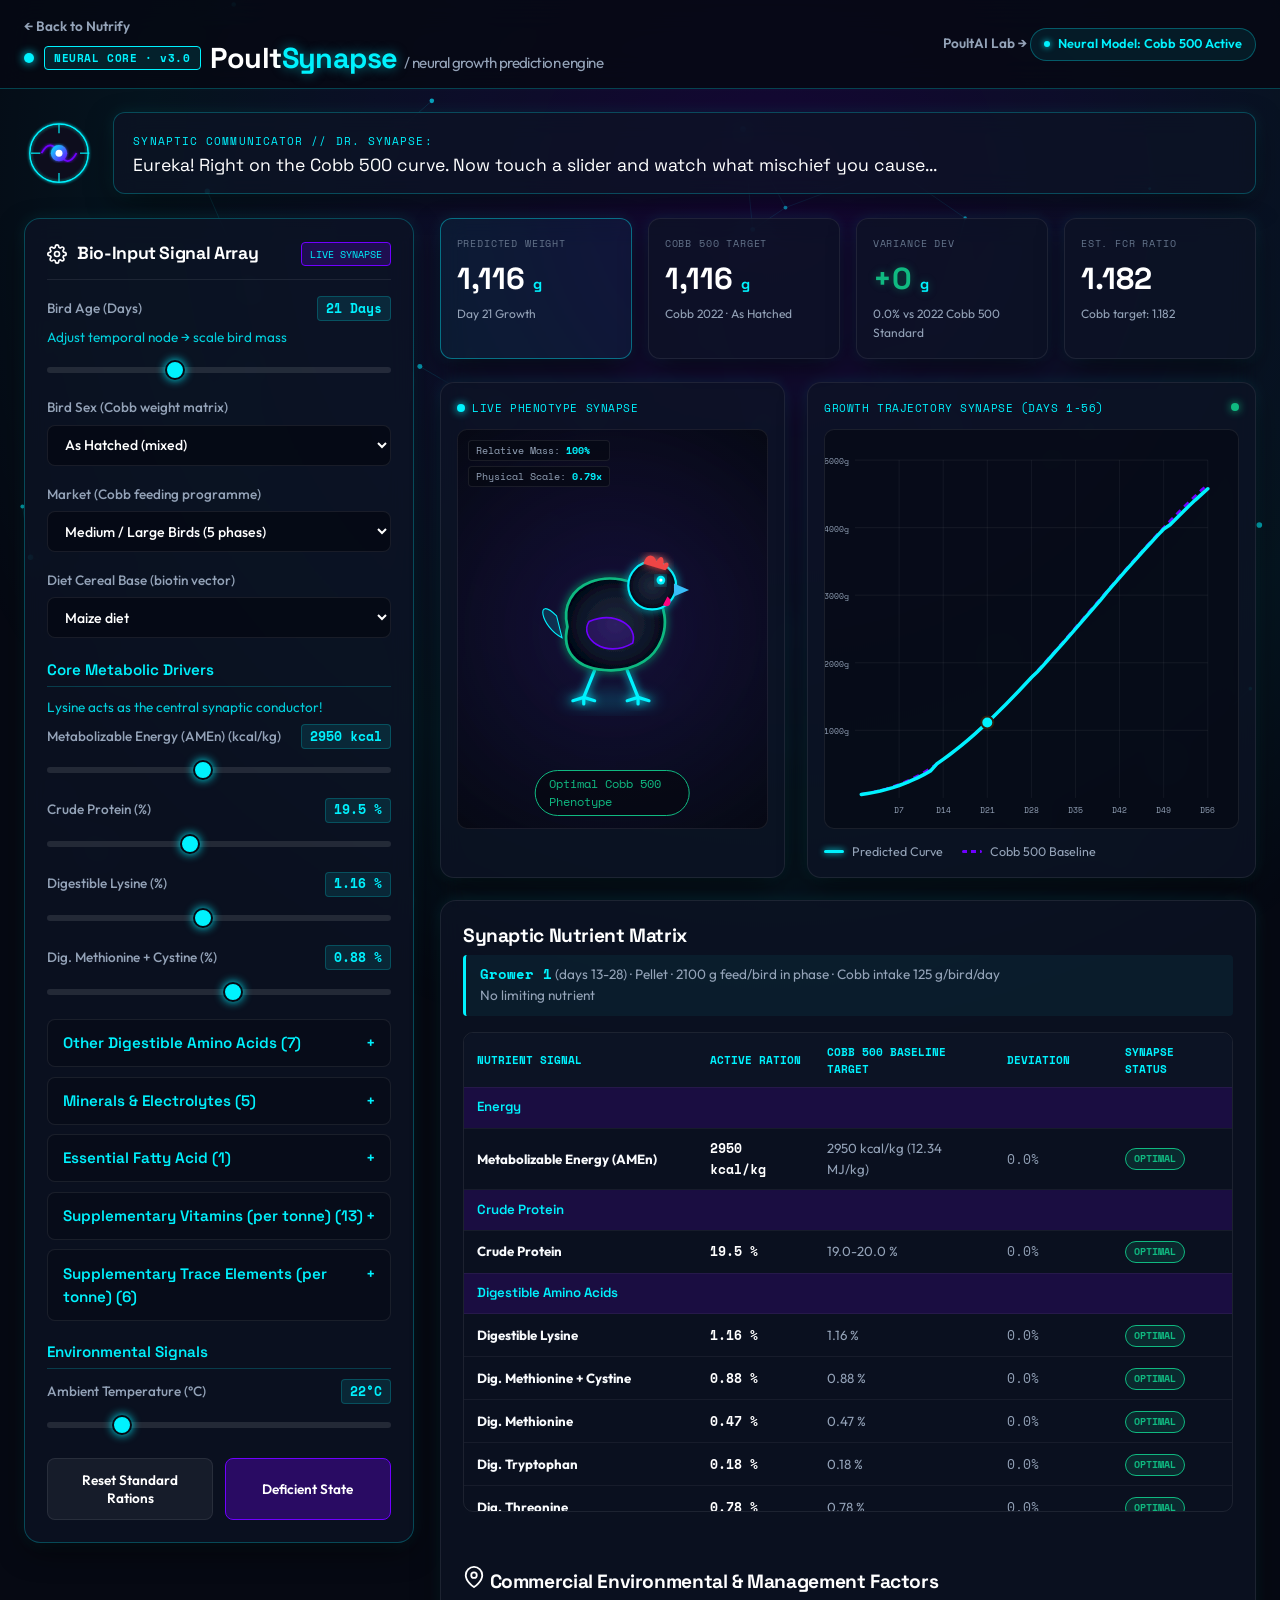
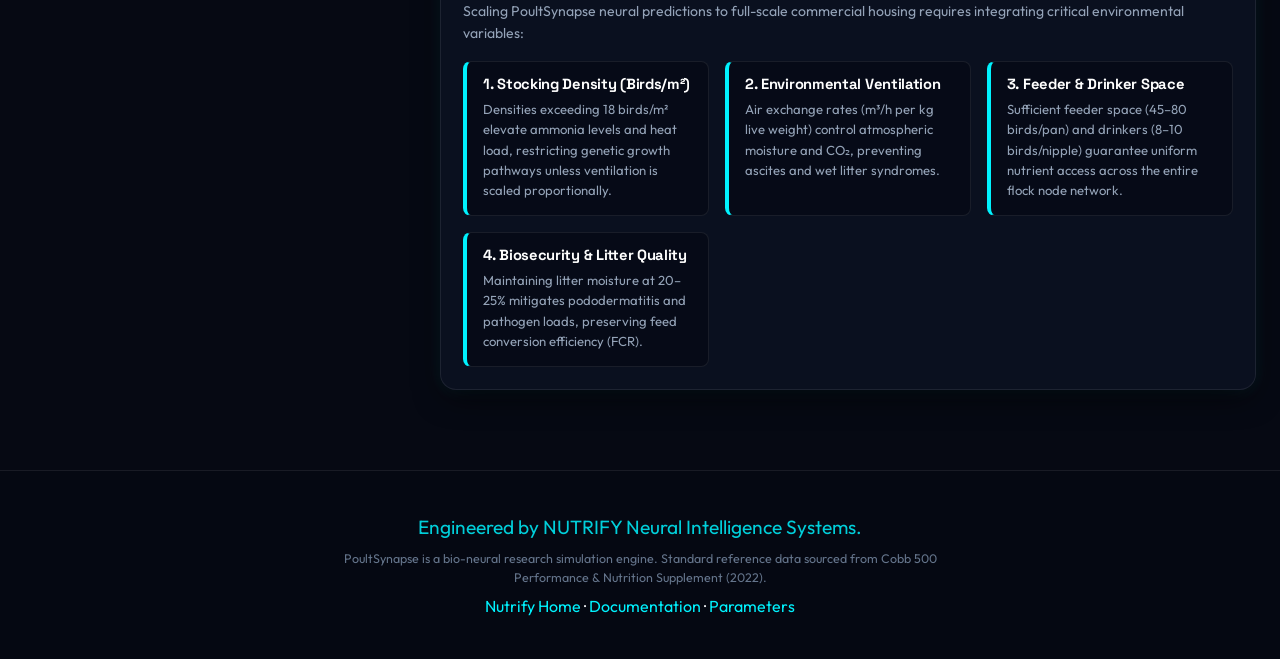
<file: poultsynapse_new/index.html>
<!DOCTYPE html>
<html lang="en">
<head>
    <meta charset="UTF-8">
    <meta name="viewport" content="width=device-width, initial-scale=1.0">
    <title>PoultSynapse — Bio-Neural Broiler Growth Prediction Engine</title>
    <link rel="preconnect" href="https://fonts.googleapis.com">
    <link rel="preconnect" href="https://fonts.gstatic.com" crossorigin>
    <link href="https://fonts.googleapis.com/css2?family=Outfit:wght@300;400;500;600;700;800&family=Space+Grotesk:wght@400;500;600;700&family=Space+Mono:wght@400;700&display=swap" rel="stylesheet">
    <link rel="stylesheet" href="poultsynapse.css">
    <link rel="icon" type="image/png" href="../assets/nutrify-logo.png">
</head>
<body class="poultsynapse-theme">

    <!-- NEURAL CANVAS BACKGROUND -->
    <canvas id="synapseCanvas" class="synapse-canvas"></canvas>
    <div class="glow-backdrop"></div>

    <!-- LAB NAVIGATION HEADER -->
    <header class="lab-navbar">
        <div class="lab-container nav-flex">
            <div class="lab-brand">
                <a href="../index.html" class="back-link">&larr; Back to Nutrify</a>
                <div class="lab-title-group">
                    <span class="pulse-indicator" aria-hidden="true"></span>
                    <span class="lab-badge">NEURAL CORE &middot; v3.0</span>
                    <h1 class="lab-logo-text">Poult<span class="accent-text">Synapse</span> <span class="sub-text">/ neural growth prediction engine</span></h1>
                </div>
            </div>

            <div class="lab-nav-actions">
                <a href="../poultai/index.html" class="back-link">PoultAI Lab &rarr;</a>
                <span class="model-status"><span class="dot"></span> Neural Model: Cobb 500 Active</span>
            </div>
        </div>
    </header>

    <!-- DR. SYNAPSE: NEURAL INTERFACE MONOLOGUE -->
    <section class="lab-container doctor-strip" aria-live="polite">
        <div class="mascot">
            <svg viewBox="0 0 120 124" class="mascot-svg" role="img" aria-label="Dr. Synapse Bio-Neural Visualizer">
                <defs>
                    <linearGradient id="synPulse" x1="0%" y1="0%" x2="100%" y2="100%">
                        <stop offset="0%" stop-color="#00f2fe"/>
                        <stop offset="100%" stop-color="#7000ff"/>
                    </linearGradient>
                    <filter id="glow">
                        <feGaussianBlur stdDeviation="3" result="coloredBlur"/>
                        <feMerge>
                            <feMergeNode in="coloredBlur"/>
                            <feMergeNode in="SourceGraphic"/>
                        </feMerge>
                    </filter>
                </defs>
                <circle cx="60" cy="62" r="50" fill="rgba(10, 16, 32, 0.8)" stroke="#00f2fe" stroke-width="2.5" filter="url(#glow)"/>
                <path d="M30 62 Q 45 35 60 62 T 90 62" fill="none" stroke="#7000ff" stroke-width="3" filter="url(#glow)"/>
                <circle cx="60" cy="62" r="14" fill="url(#synPulse)" filter="url(#glow)"/>
                <circle cx="60" cy="62" r="6" fill="#ffffff"/>
                <!-- Neural Axons -->
                <line x1="60" y1="12" x2="60" y2="28" stroke="#00f2fe" stroke-width="2"/>
                <line x1="60" y1="96" x2="60" y2="112" stroke="#00f2fe" stroke-width="2"/>
                <line x1="12" y1="62" x2="28" y2="62" stroke="#00f2fe" stroke-width="2"/>
                <line x1="96" y1="62" x2="112" y2="62" stroke="#00f2fe" stroke-width="2"/>
            </svg>
        </div>
        <div class="speech-bubble">
            <span class="scribble-label">SYNAPTIC COMMUNICATOR // DR. SYNAPSE:</span>
            <p id="doctorNote">Neural network calibrating... Right on the Cobb 500 growth pathway.</p>
        </div>
    </section>

    <!-- LAB STUDIO CONTENT -->
    <main class="lab-main">
        <div class="lab-container">
            
            <div class="lab-grid">
                
                <!-- LEFT PANEL: PARAMS & CONTROLS -->
                <section class="lab-panel input-panel">
                    <div class="panel-header">
                        <h2>
                            <svg width="20" height="20" viewBox="0 0 24 24" fill="none" stroke="currentColor" stroke-width="2"><circle cx="12" cy="12" r="3"></circle><path d="M19.4 15a1.65 1.65 0 0 0 .33 1.82l.06.06a2 2 0 0 1 0 2.83 2 2 0 0 1-2.83 0l-.06-.06a1.65 1.65 0 0 0-1.82-.33 1.65 1.65 0 0 0-1 1.51V21a2 2 0 0 1-2 2 2 2 0 0 1-2-2v-.09A1.65 1.65 0 0 0 9 19.4a1.65 1.65 0 0 0-1.82.33l-.06.06a2 2 0 0 1-2.83 0 2 2 0 0 1 0-2.83l.06-.06a1.65 1.65 0 0 0 .33-1.82 1.65 1.65 0 0 0-1.51-1H3a2 2 0 0 1-2-2 2 2 0 0 1 2-2h.09A1.65 1.65 0 0 0 4.6 9a1.65 1.65 0 0 0-.33-1.82l-.06-.06a2 2 0 0 1 0-2.83 2 2 0 0 1 2.83 0l.06.06a1.65 1.65 0 0 0 1.82.33H9a1.65 1.65 0 0 0 1-1.51V3a2 2 0 0 1 2-2 2 2 0 0 1 2 2v.09a1.65 1.65 0 0 0 1 1.51 1.65 1.65 0 0 0 1.82-.33l.06-.06a2 2 0 0 1 2.83 0 2 2 0 0 1 0 2.83l-.06.06a1.65 1.65 0 0 0-.33 1.82V9a1.65 1.65 0 0 0 1.51 1H21a2 2 0 0 1 2 2 2 2 0 0 1-2 2h-.09a1.65 1.65 0 0 0-1.51 1z"></path></svg> 
                            Bio-Input Signal Array
                        </h2>
                        <span class="panel-tag">LIVE SYNAPSE</span>
                    </div>

                    <form id="labSimulationForm" onsubmit="event.preventDefault(); updateLabSimulation();">

                        <!-- FLOCK SETUP -->
                        <div class="param-group">
                            <label for="birdAge">
                                <span>Bird Age (Days)</span>
                                <span class="val-display" id="ageValDisplay">21 Days</span>
                            </label>
                            <span class="scribble">Adjust temporal node &rarr; scale bird mass</span>
                            <input type="range" id="birdAge" min="1" max="56" value="21" class="lab-slider" oninput="updateLabSimulation()">
                        </div>

                        <div class="param-group">
                            <label for="birdSex"><span>Bird Sex (Cobb weight matrix)</span></label>
                            <select id="birdSex" class="lab-select" onchange="updateLabSimulation()">
                                <option value="hatched" selected>As Hatched (mixed)</option>
                                <option value="male">Male</option>
                                <option value="female">Female</option>
                            </select>
                        </div>

                        <div class="param-group">
                            <label for="feedMarket"><span>Market (Cobb feeding programme)</span></label>
                            <select id="feedMarket" class="lab-select" onchange="updateLabSimulation()">
                                <option value="medium" selected>Medium / Large Birds (5 phases)</option>
                                <option value="small">Small Birds (4 phases)</option>
                            </select>
                        </div>

                        <div class="param-group">
                            <label for="dietGrain"><span>Diet Cereal Base (biotin vector)</span></label>
                            <select id="dietGrain" class="lab-select" onchange="updateLabSimulation()">
                                <option value="maize" selected>Maize diet</option>
                                <option value="wheat">Wheat diet</option>
                            </select>
                        </div>

                        <!-- CORE NUTRIENTS -->
                        <div class="param-section-title">Core Metabolic Drivers</div>
                        <span class="scribble">Lysine acts as the central synaptic conductor!</span>
                        <div id="coreNutrientSliders"></div>

                        <!-- EXTENDED NUTRIENTS -->
                        <div id="extendedNutrientSliders"></div>

                        <!-- ENVIRONMENT -->
                        <div class="param-section-title">Environmental Signals</div>

                        <div class="param-group">
                            <label for="temperature">
                                <span>Ambient Temperature (°C)</span>
                                <span class="val-display" id="tempValDisplay">22°C</span>
                            </label>
                            <input type="range" id="temperature" min="18" max="38" value="22" class="lab-slider" oninput="updateLabSimulation()">
                        </div>

                        <div class="lab-btn-group">
                            <button type="button" class="lab-btn lab-btn-sec" onclick="resetLabParams()">Reset Standard Rations</button>
                            <button type="button" class="lab-btn lab-btn-accent" onclick="loadLowProteinScenario()">Deficient State</button>
                        </div>
                    </form>
                </section>


                <!-- RIGHT PANEL: DYNAMIC VISUALIZATION & GRAPH ENGINE -->
                <section class="lab-panel display-panel">
                    
                    <!-- TOP METRICS HEADER -->
                    <div class="metrics-row">
                        <div class="metric-box highlight-box">
                            <div class="metric-tag">PREDICTED WEIGHT</div>
                            <div class="metric-num" id="labPredictedWeight">950 <span class="unit">g</span></div>
                            <div class="metric-sub" id="labAgeTag">Day 21 Growth</div>
                        </div>

                        <div class="metric-box">
                            <div class="metric-tag">COBB 500 TARGET</div>
                            <div class="metric-num" id="labTargetWeight">950 <span class="unit">g</span></div>
                            <div class="metric-sub" id="labTargetSub">Breeder Standard</div>
                        </div>

                        <div class="metric-box">
                            <div class="metric-tag">VARIANCE DEV</div>
                            <div class="metric-num" id="labVarianceNum">0 <span class="unit">g</span></div>
                            <div class="metric-sub" id="labVariancePercent">0.0% Standard</div>
                        </div>

                        <div class="metric-box">
                            <div class="metric-tag">EST. FCR RATIO</div>
                            <div class="metric-num" id="labFCRNum">1.42</div>
                            <div class="metric-sub" id="labFCRSub">Feed Conversion Efficiency</div>
                        </div>
                    </div>


                    <!-- DYNAMIC REAL CHICKEN + GRAPH DUAL LAB STAGE -->
                    <div class="lab-stage-container">
                        
                        <!-- CHICKEN VISUALIZER BOX -->
                        <div class="chicken-lab-box">
                            <div class="box-header">
                                <span><span class="live-dot"></span> LIVE PHENOTYPE SYNAPSE</span>
                            </div>

                            <div class="chicken-viewport" id="chickenViewport">
                                
                                <div class="chicken-avatar-wrapper" id="chickenAvatarWrapper">
                                    <svg id="chickenSvg" viewBox="21 32 160 160" class="chicken-svg">
                                        <defs>
                                            <radialGradient id="bodyGrad" cx="50%" cy="50%" r="50%">
                                                <stop offset="0%" stop-color="#1e293b"/>
                                                <stop offset="70%" stop-color="#0f172a"/>
                                                <stop offset="100%" stop-color="#020617"/>
                                            </radialGradient>
                                            <filter id="neonGlow" x="-20%" y="-20%" width="140%" height="140%">
                                                <feGaussianBlur stdDeviation="4" result="blur"/>
                                                <feMerge>
                                                    <feMergeNode in="blur"/>
                                                    <feMergeNode in="SourceGraphic"/>
                                                </feMerge>
                                            </filter>
                                        </defs>

                                        <!-- Shadow -->
                                        <ellipse id="chickShadow" cx="100" cy="178" rx="45" ry="10" fill="rgba(0, 242, 254, 0.15)" filter="blur(6px)"/>

                                        <!-- Feet -->
                                        <g id="chickFeet" stroke="#00f2fe" stroke-width="3" stroke-linecap="round" filter="url(#neonGlow)">
                                            <line x1="85" y1="150" x2="75" y2="175"/>
                                            <line x1="75" y1="175" x2="65" y2="178"/>
                                            <line x1="75" y1="175" x2="75" y2="181"/>
                                            <line x1="75" y1="175" x2="85" y2="178"/>

                                            <line x1="115" y1="150" x2="125" y2="175"/>
                                            <line x1="125" y1="175" x2="115" y2="178"/>
                                            <line x1="125" y1="175" x2="125" y2="181"/>
                                            <line x1="125" y1="175" x2="135" y2="178"/>
                                        </g>

                                        <!-- Body -->
                                        <path id="chickBody" d="M 60,110 C 50,70 100,50 140,80 C 160,100 150,150 100,150 C 65,150 55,130 60,110 Z" fill="url(#bodyGrad)" stroke="#00f2fe" stroke-width="2.5" filter="url(#neonGlow)"/>

                                        <!-- Wing Axon lines -->
                                        <path id="chickWing" d="M 80,105 C 70,120 95,140 120,125 C 125,110 105,95 80,105 Z" fill="rgba(112, 0, 255, 0.2)" stroke="#7000ff" stroke-width="1.5"/>

                                        <!-- Tail Feathers -->
                                        <path id="chickTail" d="M 50,100 C 30,80 35,110 55,120 Z" fill="rgba(0, 242, 254, 0.15)" stroke="#00f2fe" stroke-width="1"/>

                                        <!-- Head & Neck -->
                                        <circle id="chickHead" cx="138" cy="72" r="22" fill="url(#bodyGrad)" stroke="#00f2fe" stroke-width="2" filter="url(#neonGlow)"/>

                                        <!-- Eye Synapse -->
                                        <circle cx="146" cy="67" r="4" fill="#00f2fe" filter="url(#neonGlow)"/>
                                        <circle cx="146" cy="67" r="1.5" fill="#ffffff"/>

                                        <!-- Comb -->
                                        <path id="chickComb" d="M 130,52 C 132,42 140,42 142,50 C 145,43 150,45 148,53 C 152,48 156,52 150,58 Z" fill="#ff007f" filter="url(#neonGlow)"/>

                                        <!-- Beak -->
                                        <polygon points="158,70 172,76 158,82" fill="#38bdf8"/>

                                        <!-- Wattle -->
                                        <path id="chickWattle" d="M 152,82 C 158,86 154,94 148,90 Z" fill="#ff007f"/>
                                    </svg>
                                </div>

                                <div class="morph-badge" id="morphBadge">Optimal Broiler Growth</div>

                                <div class="chicken-stats-overlay">
                                    <div class="stat-tag">Relative Mass: <span id="relativeMassPercent">100%</span></div>
                                    <div class="stat-tag">Physical Scale: <span id="physicalScaleTag">1.00x</span></div>
                                </div>
                            </div>
                        </div>

                        <!-- GRAPH ENGINE BOX -->
                        <div class="graph-lab-box">
                            <div class="box-header">
                                <span>GROWTH TRAJECTORY SYNAPSE (DAYS 1-56)</span>
                                <span class="live-dot green"></span>
                            </div>

                            <div class="chart-stage" id="labChartStage"></div>

                            <div class="chart-legend-lab">
                                <div class="leg-item"><span class="leg-line cur"></span> Predicted Curve</div>
                                <div class="leg-item"><span class="leg-line ref"></span> Cobb 500 Baseline</div>
                            </div>
                        </div>

                    </div>

                    <!-- MATRIX & COMPARISON SECTION -->
                    <div class="lab-card table-card">
                        <h3>Synaptic Nutrient Matrix</h3>
                        <p class="phase-info" id="labPhaseInfo"></p>
                        <div class="table-responsive matrix-scroll">
                            <table class="lab-table">
                                <thead>
                                    <tr>
                                        <th>Nutrient Signal</th>
                                        <th>Active Ration</th>
                                        <th>Cobb 500 Baseline Target</th>
                                        <th>Deviation</th>
                                        <th>Synapse Status</th>
                                    </tr>
                                </thead>
                                <tbody id="labMatrixBody"></tbody>
                            </table>
                        </div>
                    
                        <!-- REAL-LIFE PRODUCTION FACTORS -->
                        <div class="real-life-section">
                            <h3>
                                <svg width="22" height="22" viewBox="0 0 24 24" fill="none" stroke="currentColor" stroke-width="2"><path d="M21 10c0 7-9 13-9 13s-9-6-9-13a9 9 0 0 1 18 0z"/><circle cx="12" cy="10" r="3"/></svg>
                                Commercial Environmental & Management Factors
                            </h3>
                            <p class="real-life-intro">
                                Scaling PoultSynapse neural predictions to full-scale commercial housing requires integrating critical environmental variables:
                            </p>

                            <div class="real-life-grid">
                                <div class="real-life-card">
                                    <h4>1. Stocking Density (Birds/m²)</h4>
                                    <p>Densities exceeding 18 birds/m² elevate ammonia levels and heat load, restricting genetic growth pathways unless ventilation is scaled proportionally.</p>
                                </div>

                                <div class="real-life-card">
                                    <h4>2. Environmental Ventilation</h4>
                                    <p>Air exchange rates (m³/h per kg live weight) control atmospheric moisture and CO₂, preventing ascites and wet litter syndromes.</p>
                                </div>

                                <div class="real-life-card">
                                    <h4>3. Feeder & Drinker Space</h4>
                                    <p>Sufficient feeder space (45–80 birds/pan) and drinkers (8–10 birds/nipple) guarantee uniform nutrient access across the entire flock node network.</p>
                                </div>

                                <div class="real-life-card">
                                    <h4>4. Biosecurity & Litter Quality</h4>
                                    <p>Maintaining litter moisture at 20–25% mitigates pododermatitis and pathogen loads, preserving feed conversion efficiency (FCR).</p>
                                </div>
                            </div>
                        </div>
                    </div>

                </section>

            </div>

        </div>
    </main>

    <!-- MOBILE LIVE CHIP -->
    <a href="#labPredictedWeight" class="live-chip" id="liveChip" aria-label="Jump to results">
        <span>Predicted <strong id="chipWeight">-</strong></span>
        <span id="chipVariance">-</span>
        <span class="chip-go">results &darr;</span>
    </a>

    <footer class="syn-footer">
        <div class="lab-container">
            <p class="scribble big">Engineered by NUTRIFY Neural Intelligence Systems.</p>
            <p class="foot-note">PoultSynapse is a bio-neural research simulation engine. Standard reference data sourced from Cobb 500 Performance &amp; Nutrition Supplement (2022).</p>
            <p><a href="../index.html">Nutrify Home</a> &middot; <a href="../index.html#papers">Documentation</a> &middot; <a href="../index.html#tips">Parameters</a></p>
        </div>
    </footer>

    <script src="poultsynapse.js"></script>
    <script>
        /* Neural Canvas Background FX */
        (function() {
            const canvas = document.getElementById('synapseCanvas');
            const ctx = canvas.getContext('2d');
            let width, height;
            let nodes = [];

            function resize() {
                width = canvas.width = window.innerWidth;
                height = canvas.height = window.innerHeight;
            }

            function initNodes() {
                nodes = [];
                const count = Math.floor((width * height) / 22000);
                for(let i = 0; i < count; i++) {
                    nodes.push({
                        x: Math.random() * width,
                        y: Math.random() * height,
                        vx: (Math.random() - 0.5) * 0.4,
                        vy: (Math.random() - 0.5) * 0.4,
                        radius: Math.random() * 2 + 1
                    });
                }
            }

            function draw() {
                ctx.clearRect(0, 0, width, height);
                ctx.fillStyle = 'rgba(0, 242, 254, 0.7)';
                ctx.strokeStyle = 'rgba(0, 242, 254, 0.12)';

                for(let i = 0; i < nodes.length; i++) {
                    let n = nodes[i];
                    n.x += n.vx;
                    n.y += n.vy;

                    if(n.x < 0 || n.x > width) n.vx *= -1;
                    if(n.y < 0 || n.y > height) n.vy *= -1;

                    ctx.beginPath();
                    ctx.arc(n.x, n.y, n.radius, 0, Math.PI * 2);
                    ctx.fill();

                    for(let j = i + 1; j < nodes.length; j++) {
                        let n2 = nodes[j];
                        let dist = Math.hypot(n.x - n2.x, n.y - n2.y);
                        if(dist < 130) {
                            ctx.beginPath();
                            ctx.moveTo(n.x, n.y);
                            ctx.lineTo(n2.x, n2.y);
                            ctx.stroke();
                        }
                    }
                }
                requestAnimationFrame(draw);
            }

            window.addEventListener('resize', () => { resize(); initNodes(); });
            resize();
            initNodes();
            draw();
        })();
    </script>
</body>
</html>
</file>
<file: css/style.css>
/* ==========================================================================
   NUTRIFY MAIN SITE DESIGN SYSTEM
   Color Palette derived from Logo: #1e6b72 (Teal Primary), #154c52 (Dark Teal)
   ========================================================================== */
:root {
    --primary-teal: #1e6b72;
    --dark-teal: #13464c;
    --deep-teal: #0d3034;
    --light-teal: #eef7f8;
    --teal-glow: rgba(30, 107, 114, 0.15);
    
    --bg-warm: #faf9f5;
    --pure-white: #ffffff;
    --card-bg: #ffffff;
    --border-subtle: #e2e6e6;
    
    --body-text: #2d3737;
    --muted-text: #5e6c6c;
    
    --font-main: 'Plus Jakarta Sans', -apple-system, BlinkMacSystemFont, sans-serif;
    --font-heading: 'Space Grotesk', 'Plus Jakarta Sans', sans-serif;

    --radius-sm: 8px;
    --radius-md: 12px;
    --radius-lg: 20px;
    --radius-full: 9999px;

    --shadow-sm: 0 2px 8px rgba(30, 107, 114, 0.04);
    --shadow-card: 0 8px 24px rgba(19, 70, 76, 0.06);
    --shadow-hover: 0 14px 32px rgba(19, 70, 76, 0.12);
    --transition: all 0.25s cubic-bezier(0.16, 1, 0.3, 1);
}

*, *::before, *::after {
    box-sizing: border-box;
    margin: 0;
    padding: 0;
}

html {
    scroll-behavior: smooth;
    font-size: 16px;
}

body {
    font-family: var(--font-main);
    background-color: var(--bg-warm);
    color: var(--body-text);
    line-height: 1.6;
    min-height: 100vh;
    display: flex;
    flex-direction: column;
}

h1, h2, h3, h4, h5, h6 {
    font-family: var(--font-heading);
    color: var(--dark-teal);
    line-height: 1.2;
    font-weight: 700;
}

a {
    color: var(--primary-teal);
    text-decoration: none;
    transition: var(--transition);
}

a:hover {
    color: var(--dark-teal);
}

.container {
    width: 100%;
    max-width: 1200px;
    margin: 0 auto;
    padding: 0 1.5rem;
}

/* NAVBAR */
.navbar {
    background-color: rgba(250, 249, 245, 0.92);
    backdrop-filter: blur(12px);
    position: sticky;
    top: 0;
    z-index: 100;
    border-bottom: 1px solid var(--border-subtle);
    padding: 0.8rem 0;
}

.nav-container {
    display: flex;
    align-items: center;
    justify-content: space-between;
}

.brand-logo {
    display: flex;
    align-items: center;
}

.logo-img {
    height: 44px;
    width: auto;
    object-fit: contain;
}

.nav-links {
    display: flex;
    align-items: center;
    gap: 2rem;
    list-style: none;
}

.nav-link {
    font-weight: 600;
    font-size: 0.95rem;
    color: var(--body-text);
    padding: 0.5rem 0.25rem;
    position: relative;
    cursor: pointer;
}

.nav-link:hover, .nav-link.active {
    color: var(--primary-teal);
}

.nav-link.active::after {
    content: '';
    position: absolute;
    bottom: -2px;
    left: 0;
    width: 100%;
    height: 3px;
    background-color: var(--primary-teal);
    border-radius: var(--radius-full);
}

.mobile-menu-btn {
    display: none;
    background: none;
    border: none;
    font-size: 1.5rem;
    color: var(--dark-teal);
    cursor: pointer;
}

/* BUTTONS & BADGES */
.btn {
    display: inline-flex;
    align-items: center;
    justify-content: center;
    gap: 0.5rem;
    padding: 0.8rem 1.6rem;
    font-weight: 600;
    font-size: 0.95rem;
    border-radius: var(--radius-md);
    border: 2px solid transparent;
    cursor: pointer;
    transition: var(--transition);
    text-align: center;
}

.btn-primary {
    background-color: var(--primary-teal);
    color: var(--pure-white);
}

.btn-primary:hover {
    background-color: var(--dark-teal);
    color: var(--pure-white);
    transform: translateY(-2px);
    box-shadow: var(--shadow-hover);
}

.btn-outline {
    border-color: var(--primary-teal);
    color: var(--primary-teal);
    background-color: transparent;
}

.btn-outline:hover {
    background-color: var(--primary-teal);
    color: var(--pure-white);
    transform: translateY(-2px);
}

.btn-light {
    background-color: var(--pure-white);
    color: var(--dark-teal);
    font-weight: 700;
}

.btn-light:hover {
    background-color: var(--light-teal);
    transform: translateY(-2px);
}

.btn-sm {
    padding: 0.45rem 1rem;
    font-size: 0.85rem;
}

.badge {
    display: inline-block;
    padding: 0.3rem 0.85rem;
    font-size: 0.75rem;
    font-weight: 700;
    text-transform: uppercase;
    letter-spacing: 0.06em;
    border-radius: var(--radius-full);
    background-color: var(--light-teal);
    color: var(--primary-teal);
}

.badge-light {
    background: rgba(255, 255, 255, 0.18);
    color: var(--pure-white);
}

/* HERO SECTION */
.hero {
    padding: 4rem 0 3rem;
    text-align: center;
}

.hero-logo-box {
    margin-bottom: 1.5rem;
}

.hero-logo-img {
    max-height: 110px;
    width: auto;
}

.hero-title {
    font-size: clamp(2.2rem, 4.8vw, 3.5rem);
    color: var(--dark-teal);
    margin-bottom: 1.25rem;
    letter-spacing: -0.02em;
}

.gradient-text {
    background: linear-gradient(135deg, var(--primary-teal), var(--dark-teal));
    -webkit-background-clip: text;
    -webkit-text-fill-color: transparent;
}

.hero-subtitle {
    font-size: clamp(1.05rem, 2vw, 1.2rem);
    color: var(--muted-text);
    max-width: 800px;
    margin: 0 auto 2.25rem;
    line-height: 1.7;
}

.hero-cta-group {
    display: flex;
    align-items: center;
    justify-content: center;
    gap: 1.2rem;
    flex-wrap: wrap;
}

/* CARDS & GRIDS */
.page-view {
    display: none;
    opacity: 0;
    transition: opacity 0.3s ease-in-out;
    padding-bottom: 4rem;
}

.page-view.active {
    display: block;
    opacity: 1;
}

.section-header {
    text-align: center;
    max-width: 700px;
    margin: 4rem auto 2.5rem;
}

.section-header h2 {
    font-size: 2.2rem;
    margin: 0.5rem 0;
}

.section-header p {
    color: var(--muted-text);
}

.grid-2 {
    display: grid;
    grid-template-columns: repeat(2, 1fr);
    gap: 2rem;
}

.grid-3 {
    display: grid;
    grid-template-columns: repeat(3, 1fr);
    gap: 2rem;
}

.card {
    background-color: var(--card-bg);
    border-radius: var(--radius-lg);
    padding: 2.2rem;
    border: 1px solid var(--border-subtle);
    box-shadow: var(--shadow-card);
    transition: var(--transition);
}

.card:hover {
    box-shadow: var(--shadow-hover);
    transform: translateY(-4px);
}

.card-icon {
    width: 52px;
    height: 52px;
    background-color: var(--light-teal);
    border-radius: var(--radius-md);
    display: flex;
    align-items: center;
    justify-content: center;
    color: var(--primary-teal);
    margin-bottom: 1.25rem;
}

.card-title {
    font-size: 1.3rem;
    margin-bottom: 0.75rem;
}

.card-text {
    color: var(--muted-text);
    font-size: 0.95rem;
}

.mv-card {
    border-left: 5px solid var(--primary-teal);
}

/* FEATURED PROJECT CARD */
.featured-project {
    background: linear-gradient(135deg, var(--dark-teal) 0%, var(--deep-teal) 100%);
    color: var(--pure-white);
    border-radius: var(--radius-lg);
    padding: 3.5rem 2.8rem;
    margin-top: 4rem;
    box-shadow: 0 16px 40px rgba(13, 48, 52, 0.25);
}

.featured-project h2 {
    color: var(--pure-white);
    font-size: 2.2rem;
    margin: 0.8rem 0;
}

.featured-project p {
    color: rgba(255, 255, 255, 0.88);
    max-width: 750px;
    margin-bottom: 2rem;
    font-size: 1.1rem;
}

.disclaimer-box {
    background: rgba(255, 255, 255, 0.1);
    border: 1px solid rgba(255, 255, 255, 0.2);
    border-radius: var(--radius-md);
    padding: 1.1rem 1.4rem;
    font-size: 0.875rem;
    color: rgba(255, 255, 255, 0.9);
    display: flex;
    gap: 0.85rem;
    align-items: flex-start;
    margin-top: 2rem;
}

/* FOUNDERS GRID */
.founders-grid {
    display: grid;
    grid-template-columns: repeat(auto-fill, minmax(310px, 1fr));
    gap: 2rem;
    margin-top: 2.5rem;
}

.founder-card {
    display: flex;
    flex-direction: column;
    align-items: center;
    text-align: center;
    padding: 2.5rem 1.8rem;
}

.avatar-circle {
    width: 88px;
    height: 88px;
    border-radius: 50%;
    background-color: var(--light-teal, #e0f2f1);
    border: 3px solid var(--primary-teal, #00897b);
    color: var(--dark-teal, #004d40);
    display: flex;
    align-items: center;
    justify-content: center;
    font-family: var(--font-heading, sans-serif);
    font-size: 1.8rem;
    font-weight: 700;
    margin-bottom: 1.25rem;
    overflow: hidden; /* Clips the child image to circle boundary */
    margin-bottom: 1.25rem;
}

/* Styles to scale and cover the circular frame cleanly */
.avatar-circle img {
    width: 100%;
    height: 100%;
    object-fit: cover;
}

.founder-name {
    font-size: 1.25rem;
    margin-bottom: 0.35rem;
}

.founder-role {
    font-size: 0.8rem;
    color: var(--primary-teal);
    font-weight: 700;
    text-transform: uppercase;
    letter-spacing: 0.05em;
    margin-bottom: 1.1rem;
    background-color: var(--light-teal);
    padding: 0.25rem 0.75rem;
    border-radius: var(--radius-sm);
}

.founder-bio {
    font-size: 0.925rem;
    color: var(--muted-text);
    line-height: 1.6;
}

/* REFERENCES */
.reference-card {
    background-color: var(--card-bg);
    border-radius: var(--radius-lg);
    border: 1px solid var(--border-subtle);
    border-left: 5px solid var(--primary-teal);
    padding: 2rem;
    margin-bottom: 1.75rem;
    box-shadow: var(--shadow-card);
}

.reference-title {
    font-size: 1.25rem;
    margin: 0.5rem 0 0.3rem;
}

.reference-meta {
    font-size: 0.85rem;
    color: var(--primary-teal);
    font-weight: 600;
    margin-bottom: 0.75rem;
}

.reference-desc {
    color: var(--muted-text);
    font-size: 0.95rem;
    margin-bottom: 1.25rem;
}

/* FOOTER */
footer {
    background-color: var(--dark-teal);
    color: var(--pure-white);
    padding: 4rem 0 2rem;
    margin-top: auto;
}

.footer-grid {
    display: grid;
    grid-template-columns: 2fr 1fr 1fr;
    gap: 3rem;
    margin-bottom: 3rem;
}

.footer-logo-img {
    height: 48px;
    filter: brightness(0) invert(1);
}

.footer-brand p {
    color: rgba(255, 255, 255, 0.75);
    margin-top: 1.2rem;
    max-width: 400px;
    font-size: 0.9rem;
}

.footer-heading {
    color: var(--pure-white);
    font-size: 1.05rem;
    margin-bottom: 1.2rem;
}

.footer-links {
    list-style: none;
}

.footer-links li {
    margin-bottom: 0.65rem;
}

.footer-links a {
    color: rgba(255, 255, 255, 0.8);
    font-size: 0.9rem;
    cursor: pointer;
}

.footer-links a:hover {
    color: var(--pure-white);
    text-decoration: underline;
}

.footer-bottom {
    border-top: 1px solid rgba(255, 255, 255, 0.15);
    padding-top: 1.75rem;
    display: flex;
    justify-content: space-between;
    align-items: center;
    font-size: 0.85rem;
    color: rgba(255, 255, 255, 0.65);
}

@media (max-width: 768px) {
    .grid-2, .grid-3 {
        grid-template-columns: 1fr;
    }

    .footer-grid {
        grid-template-columns: 1fr;
        gap: 2rem;
    }

    .footer-bottom {
        flex-direction: column;
        gap: 0.75rem;
        text-align: center;
    }
}


/* ==========================================================================
   ADDITIONS: tabs for Tips + Papers, PoultSynapse card, better mobile/tablet.
   Everything here reuses the colour tokens in :root, so the brand stays intact
   and any new tip / paper card inherits these classes automatically.
   ========================================================================== */

/* ---- a little human warmth: handwritten notes ---- */
.handnote {
    font-family: 'Caveat', cursive;
    font-size: 1.45rem;
    line-height: 1.2;
    color: var(--primary-teal);
    margin: -0.4rem 0 1.6rem;
    transform: rotate(-1deg);
}
.section-header .handnote { margin: 0.6rem 0 0; }

/* ---- filter chips (Tips + Papers) ---- */
.chip-row { display: flex; flex-wrap: wrap; justify-content: center; gap: 0.6rem; margin-bottom: 2rem; }
.chip {
    font: 600 0.85rem var(--font-main);
    padding: 0.5rem 1rem;
    min-height: 40px;
    border-radius: var(--radius-full);
    border: 2px solid var(--primary-teal);
    background: transparent;
    color: var(--primary-teal);
    cursor: pointer;
    transition: var(--transition);
}
.chip:hover { background: var(--light-teal); }
.chip.active { background: var(--primary-teal); color: var(--pure-white); }

/* ---- tip cards ---- */
.tip-card { display: flex; flex-direction: column; align-items: flex-start; gap: 0.5rem; }
.tip-icon { font-size: 2rem; line-height: 1; }
.tip-basis { margin-top: auto; padding-top: 0.5rem; font-size: 0.78rem; font-weight: 600; color: var(--primary-teal); }
.empty-note { grid-column: 1 / -1; text-align: center; color: var(--muted-text); }

/* ---- paper cards (extend .reference-card) ---- */
.badge-topic { background: rgba(30, 107, 114, 0.12); margin-left: 0.4rem; }
.paper-subhead { font-size: 0.95rem; margin: 1.1rem 0 0.4rem; color: var(--primary-teal); }
.paper-bullets { padding-left: 1.2rem; color: var(--body-text); font-size: 0.95rem; }
.paper-bullets li { margin-bottom: 0.45rem; }
.paper-takeaway, .paper-caution {
    margin-top: 1rem;
    padding: 0.8rem 1rem;
    border-radius: var(--radius-md);
    font-size: 0.92rem;
}
.paper-takeaway { background: var(--light-teal); border-left: 4px solid var(--primary-teal); }
.paper-caution { background: #fdf6e3; border-left: 4px solid #d9a21b; }
.paper-actions { display: flex; flex-wrap: wrap; gap: 0.6rem; margin-top: 1.25rem; }
.paper-verified { margin-top: 0.9rem; font-size: 0.78rem; color: var(--muted-text); }
.paper-card .reference-title { overflow-wrap: anywhere; }

/* ---- second featured lab card: light version of .featured-project ---- */
.featured-project.alt {
    background: var(--light-teal);
    border: 2px solid var(--primary-teal);
    box-shadow: var(--shadow-card);
    margin-top: 2rem;
}
.featured-project.alt h2 { color: var(--dark-teal); }
.featured-project.alt p { color: var(--body-text); }

/* ---- navigation: 7 tabs need to collapse earlier, and be touch friendly ---- */
.nav-container { position: relative; }
.nav-links { gap: 1.4rem; }
.nav-link { display: inline-block; }
.mobile-menu-btn { min-width: 44px; min-height: 44px; border-radius: var(--radius-md); }
:focus-visible { outline: 3px solid var(--primary-teal); outline-offset: 2px; }

@media (max-width: 1100px) {
    .nav-links { gap: 1rem; }
    .nav-link { font-size: 0.88rem; }
}

@media (max-width: 980px) {
    .mobile-menu-btn { display: block; }
    .nav-links {
        display: none;
        position: absolute;
        top: calc(100% + 0.8rem);
        left: 0; right: 0;
        width: auto;
        flex-direction: column;
        align-items: stretch;
        gap: 0;
        padding: 0.5rem 1rem 1rem;
        background: var(--bg-warm);
        border-bottom: 1px solid var(--border-subtle);
        box-shadow: 0 12px 24px rgba(0, 0, 0, 0.12);
        max-height: calc(100vh - 80px);
        overflow-y: auto;                      /* long menus scroll instead of being cut off */
    }
    .nav-links.show { display: flex; }
    .nav-link { display: block; padding: 0.9rem 0.5rem; border-bottom: 1px solid var(--border-subtle); font-size: 1rem; }
    .nav-links li:last-child .nav-link { border-bottom: 0; }
    .nav-link.active::after { left: 0.5rem; width: 36px; bottom: 6px; }
    .grid-3 { grid-template-columns: repeat(2, 1fr); }      /* tablets: 2 columns */
    .footer-grid { grid-template-columns: 1fr 1fr; }
    .footer-brand { grid-column: 1 / -1; }
}

@media (max-width: 768px) {
    .grid-3 { grid-template-columns: 1fr; }
    .footer-grid { grid-template-columns: 1fr; }
}

@media (max-width: 600px) {
    .container { padding: 0 1rem; }
    .logo-img { height: 38px; }
    .hero { padding: 2.5rem 0 2rem; }
    .hero-logo-img { max-height: 84px; }
    .hero-cta-group { flex-direction: column; align-items: stretch; }
    .hero-cta-group .btn { width: 100%; }
    .section-header { margin: 2.5rem auto 1.75rem; }
    .section-header h2 { font-size: 1.7rem; }
    .card, .reference-card { padding: 1.4rem; }
    .featured-project { padding: 2rem 1.4rem; }
    .featured-project h2 { font-size: 1.6rem; }
    .founders-grid { grid-template-columns: 1fr; }          /* 310px minimum would overflow tiny phones */
    .paper-actions .btn { flex: 1 1 100%; }
}

img { max-width: 100%; }

@media (prefers-reduced-motion: reduce) {
    *, *::before, *::after { animation: none !important; transition: none !important; scroll-behavior: auto !important; }
}
</file>
<file: poultai/poultai.css>
/* ==========================================================================
   POULTAI AI LAB DESIGN SYSTEM
   Theme: High-Tech Prediction Lab with Neon Accents & Dynamic Phenotype Stage
   ========================================================================== */
:root {
    --lab-bg: #090d12;
    --lab-panel-bg: #111720;
    --lab-card-bg: #16202c;
    --lab-border: #1f2d3d;
    --lab-border-glow: #00f0ff33;
    
    --primary-teal: #00f0ff;
    --emerald-accent: #10b981;
    --warning-amber: #f59e0b;
    --danger-red: #ef4444;
    
    --text-primary: #f1f5f9;
    --text-secondary: #94a3b8;
    --text-muted: #64748b;
    
    --font-lab: 'Chakra Petch', sans-serif;
    --font-sans: 'Inter', sans-serif;
}

*, *::before, *::after {
    box-sizing: border-box;
    margin: 0;
    padding: 0;
}

body.poultai-lab-theme {
    background-color: var(--lab-bg);
    color: var(--text-primary);
    font-family: var(--font-sans);
    min-height: 100vh;
    line-height: 1.5;
}

.lab-container {
    width: 100%;
    max-width: 1400px;
    margin: 0 auto;
    padding: 0 1.5rem;
}

/* LAB NAVBAR */
.lab-navbar {
    background-color: var(--lab-panel-bg);
    border-bottom: 1px solid var(--lab-border);
    padding: 1rem 0;
    position: sticky;
    top: 0;
    z-index: 100;
}

.nav-flex {
    display: flex;
    align-items: center;
    justify-content: space-between;
}

.back-link {
    color: var(--text-secondary);
    text-decoration: none;
    font-size: 0.85rem;
    font-weight: 600;
    transition: all 0.2s;
}

.back-link:hover {
    color: var(--primary-teal);
}

.lab-title-group {
    display: flex;
    align-items: center;
    gap: 0.8rem;
    margin-top: 0.2rem;
}

.pulse-indicator {
    width: 10px;
    height: 10px;
    background-color: var(--primary-teal);
    border-radius: 50%;
    box-shadow: 0 0 10px var(--primary-teal);
    animation: pulse 1.8s infinite;
}

@keyframes pulse {
    0% { transform: scale(0.95); box-shadow: 0 0 0 0 rgba(0, 240, 255, 0.7); }
    70% { transform: scale(1.2); box-shadow: 0 0 0 10px rgba(0, 240, 255, 0); }
    100% { transform: scale(0.95); box-shadow: 0 0 0 0 rgba(0, 240, 255, 0); }
}

.lab-badge {
    background: rgba(0, 240, 255, 0.1);
    color: var(--primary-teal);
    border: 1px solid var(--primary-teal);
    padding: 0.2rem 0.6rem;
    font-family: var(--font-lab);
    font-size: 0.75rem;
    font-weight: 700;
    border-radius: 4px;
}

.lab-logo-text {
    font-family: var(--font-lab);
    font-size: 1.6rem;
    font-weight: 700;
    letter-spacing: 0.05em;
    color: #fff;
}

.accent-text { color: var(--primary-teal); }
.sub-text { font-size: 0.9rem; color: var(--text-secondary); font-weight: 400; }

.model-status {
    font-size: 0.85rem;
    color: var(--emerald-accent);
    background: rgba(16, 185, 129, 0.1);
    border: 1px solid rgba(16, 185, 129, 0.3);
    padding: 0.4rem 0.8rem;
    border-radius: 20px;
    display: flex;
    align-items: center;
    gap: 0.5rem;
}

.model-status .dot {
    width: 8px;
    height: 8px;
    background: var(--emerald-accent);
    border-radius: 50%;
}

/* MAIN LAB LAYOUT */
.lab-main {
    padding: 2rem 0;
}

.lab-grid {
    display: grid;
    grid-template-columns: 380px 1fr;
    gap: 1.5rem;
}

.lab-panel {
    background-color: var(--lab-panel-bg);
    border: 1px solid var(--lab-border);
    border-radius: 12px;
    padding: 1.5rem;
}

.panel-header {
    display: flex;
    justify-content: space-between;
    align-items: center;
    border-bottom: 1px solid var(--lab-border);
    padding-bottom: 0.8rem;
    margin-bottom: 1.5rem;
}

.panel-header h2 {
    font-family: var(--font-lab);
    font-size: 1.1rem;
    color: #fff;
    display: flex;
    align-items: center;
    gap: 0.5rem;
}

.panel-tag {
    font-size: 0.7rem;
    font-family: var(--font-lab);
    color: var(--primary-teal);
    background: rgba(0, 240, 255, 0.1);
    padding: 0.2rem 0.5rem;
    border-radius: 4px;
}

/* PARAMS SLIDERS */
.param-section-title {
    font-family: var(--font-lab);
    font-size: 0.8rem;
    color: var(--primary-teal);
    letter-spacing: 0.05em;
    text-transform: uppercase;
    margin: 1.2rem 0 0.8rem;
}

.param-group {
    margin-bottom: 1.1rem;
}

.param-group label {
    display: flex;
    justify-content: space-between;
    font-size: 0.85rem;
    color: var(--text-secondary);
    margin-bottom: 0.4rem;
}

.val-display {
    color: var(--primary-teal);
    font-family: var(--font-lab);
    font-weight: 700;
}

.lab-slider {
    width: 100%;
    -webkit-appearance: none;
    height: 6px;
    background: #1e293b;
    border-radius: 3px;
    outline: none;
}

.lab-slider::-webkit-slider-thumb {
    -webkit-appearance: none;
    width: 16px;
    height: 16px;
    border-radius: 50%;
    background: var(--primary-teal);
    cursor: pointer;
    box-shadow: 0 0 10px var(--primary-teal);
    transition: all 0.2s;
}

.lab-slider::-webkit-slider-thumb:hover {
    transform: scale(1.2);
}

.lab-btn-group {
    display: flex;
    gap: 0.8rem;
    margin-top: 1.5rem;
}

.lab-btn {
    flex: 1;
    padding: 0.65rem;
    border-radius: 6px;
    font-family: var(--font-lab);
    font-size: 0.85rem;
    font-weight: 700;
    cursor: pointer;
    border: 1px solid transparent;
    transition: all 0.2s;
}

.lab-btn-sec {
    background: #1e293b;
    color: var(--text-primary);
    border-color: var(--lab-border);
}

.lab-btn-sec:hover { background: #334155; }

.lab-btn-accent {
    background: rgba(245, 158, 11, 0.15);
    color: var(--warning-amber);
    border-color: var(--warning-amber);
}

.lab-btn-accent:hover { background: var(--warning-amber); color: #000; }

/* METRICS ROW */
.metrics-row {
    display: grid;
    grid-template-columns: repeat(4, 1fr);
    gap: 1rem;
    margin-bottom: 1.5rem;
}

.metric-box {
    background: var(--lab-card-bg);
    border: 1px solid var(--lab-border);
    border-radius: 8px;
    padding: 1rem;
    text-align: center;
}

.metric-box.highlight-box {
    border-color: var(--primary-teal);
    box-shadow: 0 0 15px rgba(0, 240, 255, 0.1);
}

.metric-tag {
    font-family: var(--font-lab);
    font-size: 0.7rem;
    color: var(--text-muted);
    letter-spacing: 0.05em;
}

.metric-num {
    font-family: var(--font-lab);
    font-size: 1.8rem;
    font-weight: 700;
    color: #fff;
    margin: 0.2rem 0;
}

.metric-num .unit { font-size: 1rem; color: var(--primary-teal); }

.metric-sub {
    font-size: 0.75rem;
    color: var(--text-secondary);
}

/* STAGE CONTAINER (CHICKEN + GRAPH) */
.lab-stage-container {
    display: grid;
    grid-template-columns: 340px 1fr;
    gap: 1.2rem;
    margin-bottom: 1.5rem;
}

/* CHICKEN VISUALIZER BOX */
.chicken-lab-box {
    background: var(--lab-card-bg);
    border: 1px solid var(--lab-border);
    border-radius: 10px;
    padding: 1rem;
    display: flex;
    flex-direction: column;
}

.box-header {
    font-family: var(--font-lab);
    font-size: 0.8rem;
    color: var(--text-secondary);
    display: flex;
    align-items: center;
    justify-content: space-between;
    margin-bottom: 0.8rem;
}

.live-dot {
    width: 6px;
    height: 6px;
    background: var(--primary-teal);
    border-radius: 50%;
    box-shadow: 0 0 6px var(--primary-teal);
}

.live-dot.green { background: var(--emerald-accent); box-shadow: 0 0 6px var(--emerald-accent); }

.chicken-viewport {
    flex: 1;
    background: radial-gradient(circle at center, #1e293b 0%, #0f172a 100%);
    border: 1px solid var(--lab-border);
    border-radius: 8px;
    position: relative;
    display: flex;
    align-items: center;
    justify-content: center;
    min-height: 250px;
    overflow: hidden;
}

.chicken-avatar-wrapper {
    width: 200px;
    height: 200px;
    position: relative;
    transition: transform 0.4s cubic-bezier(0.175, 0.885, 0.32, 1.275);
}

.chicken-svg {
    width: 100%;
    height: 100%;
}

.morph-badge {
    position: absolute;
    bottom: -10px;
    left: 50%;
    transform: translateX(-50%);
    background: rgba(0, 0, 0, 0.8);
    border: 1px solid var(--primary-teal);
    color: var(--primary-teal);
    font-family: var(--font-lab);
    font-size: 0.7rem;
    padding: 0.2rem 0.6rem;
    border-radius: 12px;
    white-space: nowrap;
}

.chicken-stats-overlay {
    position: absolute;
    top: 8px;
    left: 8px;
    display: flex;
    flex-direction: column;
    gap: 0.3rem;
}

.stat-tag {
    font-size: 0.7rem;
    font-family: var(--font-lab);
    background: rgba(15, 23, 42, 0.8);
    color: var(--text-secondary);
    padding: 0.2rem 0.5rem;
    border-radius: 4px;
    border: 1px solid var(--lab-border);
}

.stat-tag span { color: var(--primary-teal); font-weight: 700; }

/* GRAPH LAB BOX */
.graph-lab-box {
    background: var(--lab-card-bg);
    border: 1px solid var(--lab-border);
    border-radius: 10px;
    padding: 1rem;
    display: flex;
    flex-direction: column;
}

.chart-stage {
    flex: 1;
    min-height: 250px;
    position: relative;
}

.chart-legend-lab {
    display: flex;
    gap: 1.5rem;
    justify-content: center;
    margin-top: 0.8rem;
    font-size: 0.8rem;
    color: var(--text-secondary);
}

.leg-item { display: flex; align-items: center; gap: 0.5rem; }
.leg-line { width: 16px; height: 3px; border-radius: 2px; }
.leg-line.cur { background: var(--primary-teal); box-shadow: 0 0 6px var(--primary-teal); }
.leg-line.ref { background: #64748b; border: 1px dashed #94a3b8; }

/* TABLE CARD */
.lab-card {
    background: var(--lab-card-bg);
    border: 1px solid var(--lab-border);
    border-radius: 10px;
    padding: 1.2rem;
}

.lab-card h3 {
    font-family: var(--font-lab);
    font-size: 1rem;
    color: #fff;
    margin-bottom: 1rem;
}

.table-responsive { overflow-x: auto; }

.lab-table {
    width: 100%;
    border-collapse: collapse;
    font-size: 0.85rem;
}

.lab-table th, .lab-table td {
    padding: 0.75rem 1rem;
    text-align: left;
    border-bottom: 1px solid var(--lab-border);
}

.lab-table th {
    font-family: var(--font-lab);
    color: var(--text-secondary);
    background: #0f172a;
}

.status-badge {
    padding: 0.2rem 0.6rem;
    border-radius: 12px;
    font-size: 0.75rem;
    font-family: var(--font-lab);
    font-weight: 700;
}

.status-badge.optimal { background: rgba(16, 185, 129, 0.15); color: var(--emerald-accent); }
.status-badge.deficient { background: rgba(239, 68, 68, 0.15); color: var(--danger-red); }
.status-badge.surplus { background: rgba(245, 158, 11, 0.15); color: var(--warning-amber); }

@media (max-width: 1024px) {
    .lab-grid { grid-template-columns: 1fr; }
    .lab-stage-container { grid-template-columns: 1fr; }
    .metrics-row { grid-template-columns: repeat(2, 1fr); }
}

/* FIX FOR STABLE STATIC BORDERS & HEIGHT */
.chicken-viewport {
    height: 260px !important;
    max-height: 260px !important;
    overflow: hidden !important;
}

.chart-stage {
    height: 260px !important;
    max-height: 260px !important;
    overflow: hidden !important;
}

/* REAL LIFE PRODUCTION FACTORS SECTION */
.real-life-section {
    margin-top: 2rem;
    background: var(--lab-card-bg);
    border: 1px solid var(--lab-border);
    border-radius: 10px;
    padding: 1.8rem;
}

.real-life-section h3 {
    font-family: var(--font-lab);
    font-size: 1.15rem;
    color: #fff;
    margin-bottom: 0.75rem;
    display: flex;
    align-items: center;
    gap: 0.5rem;
}

.real-life-grid {
    display: grid;
    grid-template-columns: repeat(auto-fit, minmax(260px, 1fr));
    gap: 1.2rem;
    margin-top: 1.2rem;
}

.real-life-card {
    background: rgba(15, 23, 42, 0.6);
    border: 1px solid var(--lab-border);
    border-radius: 8px;
    padding: 1.2rem;
}

.real-life-card h4 {
    font-family: var(--font-lab);
    font-size: 0.95rem;
    color: var(--primary-teal);
    margin-bottom: 0.5rem;
}

.real-life-card p {
    font-size: 0.85rem;
    color: var(--text-secondary);
    line-height: 1.6;
}


/* ==========================================================================
   RESPONSIVE FIX (mobile + tablet)
   Problem that was fixed: on phones the header did not wrap, so the green
   "Model Ready" pill was squeezed into a narrow box and the whole page grew
   wider than the screen (sideways scrolling, cut-off panels).
   Rules below: let the header wrap, let grid children shrink, and stop any
   horizontal overflow. Safe to edit; nothing here changes the neon look.
   ========================================================================== */
html, body.poultai-lab-theme { overflow-x: hidden; }

.nav-flex { flex-wrap: wrap; gap: 0.6rem 1rem; }              /* header items wrap instead of overflowing */
.lab-brand { min-width: 0; flex: 1 1 280px; }
.lab-title-group { flex-wrap: wrap; gap: 0.4rem 0.8rem; }
.lab-nav-actions { min-width: 0; max-width: 100%; }
.model-status { max-width: 100%; }
.model-status .dot { flex: none; }

.lab-grid > *, .display-panel > *, .lab-stage-container > *, .metrics-row > * { min-width: 0; }  /* grid children may shrink */
.lab-grid { grid-template-columns: minmax(300px, 390px) minmax(0, 1fr); }
.metrics-row { grid-template-columns: repeat(4, minmax(0, 1fr)); }
.lab-stage-container { grid-template-columns: minmax(0, 1fr) minmax(0, 1.3fr); }
.metric-num { overflow-wrap: anywhere; }

@media (max-width: 1024px) {
    .lab-grid, .lab-stage-container { grid-template-columns: minmax(0, 1fr); }
    .metrics-row { grid-template-columns: repeat(2, minmax(0, 1fr)); }
}

@media (max-width: 560px) {
    .lab-container { padding: 0 1rem; }
    .lab-navbar { position: static; padding: 0.7rem 0; }       /* sticky header wastes space on phones */
    .lab-logo-text { font-size: 1.3rem; }
    .sub-text { display: none; }
    .lab-nav-actions { width: 100%; }
    .model-status { font-size: 0.75rem; padding: 0.35rem 0.7rem; }
    .lab-panel, .lab-card { padding: 1rem; }
    .chicken-viewport, .chart-stage { height: 300px !important; min-height: 0 !important; }
    .lab-btn-group { flex-wrap: wrap; }
    .lab-btn { flex: 1 1 100%; }
    .lab-slider::-webkit-slider-thumb { width: 26px; height: 26px; }   /* easier to grab with a thumb */
}

@media (max-width: 360px) {
    .metrics-row { grid-template-columns: minmax(0, 1fr); }
}

.lab-nav-actions { display: flex; flex-wrap: wrap; align-items: center; gap: 0.6rem 1rem; }
</file>
<file: poultsynapse/poultsynapse.css>
/* ==========================================================================
   POULTSYNAPSE DESIGN SYSTEM
   Theme: a LIGHT, mad-scientist laboratory painted with Van Gogh swirls.
   Parchment paper, ultramarine ink, sunflower yellow, cypress green.

   FILE MAP
     1. Design tokens (colours, fonts, sizes)  <- change the look HERE
     2. Base + page background
     3. Header (mobile-safe)
     4. Dr. Synapse strip + handwriting notes
     5. Panels, inputs, sliders, buttons
     6. Metrics, chicken stage, chart
     7. Table, real-life cards, footer
     8. Responsive rules (tablet, phone) + accessibility
   Class names stay the same as the JS expects; never rename an element id.
   ========================================================================== */


/* ==========================================================================
   1. DESIGN TOKENS
   (the JS reads --chart-* and the state colours, so charts follow the theme)
   ========================================================================== */
:root {
    /* paper + ink */
    --lab-bg: #fbf4de;
    --lab-panel-bg: #fffaf0;
    --lab-card-bg: #fff6e0;
    --ink: #2b2a4a;
    --lab-border: #2b2a4a;

    /* Van Gogh palette */
    --ultramarine: #2a4a9a;
    --night-blue: #1b2f6b;
    --sky: #bcd6ee;
    --sunflower: #f2b922;
    --ochre: #d98a1c;
    --cypress: #2f6b57;
    --poppy: #d6452d;

    /* names the JavaScript still uses */
    --primary-teal: var(--ultramarine);   /* main accent colour */
    --emerald-accent: #2f7d5a;            /* good / optimal */
    --warning-amber: #b86e08;             /* surplus / high */
    --danger-red: #c63d2f;                /* deficient */

    --text-primary: #2b2a4a;
    --text-secondary: #5a5878;
    --text-muted: #7b7894;

    /* chart colours (read by renderLabChart) */
    --chart-grid: #e6d9b0;
    --chart-text: #6b6446;
    --chart-ref: #2a4a9a;
    --chart-cur: #d9741a;

    /* fonts */
    --font-display: 'Fraunces', Georgia, serif;
    --font-sans: 'Nunito', system-ui, sans-serif;
    --font-hand: 'Caveat', 'Comic Sans MS', cursive;
    --font-lab: 'Space Mono', ui-monospace, monospace;

    /* shape: slightly uneven radii feel hand-painted */
    --wobble: 18px 24px 16px 22px / 22px 16px 24px 18px;
    --stroke: 2.5px;
    --brush-shadow: 5px 6px 0 rgba(42, 74, 154, 0.22);

    /* stage heights (phones override these further down) */
    --stage-h: 400px;
}


/* ==========================================================================
   2. BASE + PAGE BACKGROUND
   ========================================================================== */
*, *::before, *::after { box-sizing: border-box; margin: 0; padding: 0; }

html { -webkit-text-size-adjust: 100%; }

body.poultsynapse-theme {
    background-color: var(--lab-bg);
    color: var(--text-primary);
    font-family: var(--font-sans);
    min-height: 100vh;
    line-height: 1.55;
    overflow-x: hidden;               /* nothing may push the page sideways on phones */
}

/* Soft swirling sky behind everything (assets/swirls.svg) */
body.poultsynapse-theme::before {
    content: '';
    position: fixed;
    inset: 0;
    z-index: -1;
    background: url('assets/swirls.svg') center / cover no-repeat;
    opacity: 0.9;
    pointer-events: none;
}

.lab-container {
    width: 100%;
    max-width: 1400px;
    margin: 0 auto;
    padding: 0 1.5rem;
}

a { color: var(--ultramarine); }
h1, h2, h3, h4 { font-family: var(--font-display); line-height: 1.2; }


/* ==========================================================================
   3. HEADER  (wraps cleanly on phones - this fixes the cut-off nav bar)
   ========================================================================== */
.lab-navbar {
    background: rgba(255, 250, 240, 0.94);
    backdrop-filter: blur(8px);
    border-bottom: var(--stroke) solid var(--ink);
    padding: 0.8rem 0;
    position: sticky;
    top: 0;
    z-index: 100;
}

.nav-flex {
    display: flex;
    align-items: center;
    justify-content: space-between;
    flex-wrap: wrap;                  /* children drop to a new line instead of overflowing */
    gap: 0.6rem 1rem;
}

.lab-brand { min-width: 0; flex: 1 1 320px; }

.back-link {
    color: var(--text-secondary);
    text-decoration: none;
    font-size: 0.85rem;
    font-weight: 700;
    transition: color 0.2s;
}
.back-link:hover { color: var(--ultramarine); }

.lab-title-group {
    display: flex;
    align-items: center;
    flex-wrap: wrap;
    gap: 0.4rem 0.8rem;
    margin-top: 0.2rem;
}

.pulse-indicator {
    width: 12px; height: 12px;
    background: var(--sunflower);
    border: 2px solid var(--ink);
    border-radius: 50%;
    animation: pulse 2s infinite;
}
@keyframes pulse {
    0%   { box-shadow: 0 0 0 0 rgba(242, 185, 34, 0.8); }
    70%  { box-shadow: 0 0 0 10px rgba(242, 185, 34, 0); }
    100% { box-shadow: 0 0 0 0 rgba(242, 185, 34, 0); }
}

.lab-badge {
    background: var(--sunflower);
    color: var(--ink);
    border: 2px solid var(--ink);
    padding: 0.1rem 0.55rem;
    font-family: var(--font-lab);
    font-size: 0.72rem;
    font-weight: 700;
    border-radius: 6px;
    transform: rotate(-2deg);
}

.lab-logo-text {
    font-size: clamp(1.35rem, 5vw, 1.9rem);
    font-weight: 800;
    font-style: italic;
    color: var(--ink);
    min-width: 0;
}
.accent-text { color: var(--ultramarine); }
.sub-text {
    font-family: var(--font-hand);
    font-style: normal;
    font-size: 1.15rem;
    font-weight: 500;
    color: var(--text-secondary);
}

.lab-nav-actions {
    display: flex;
    align-items: center;
    flex-wrap: wrap;
    gap: 0.6rem 1rem;
    min-width: 0;
}

.model-status {
    font-size: 0.82rem;
    font-weight: 700;
    color: var(--cypress);
    background: rgba(47, 107, 87, 0.1);
    border: 2px solid var(--cypress);
    padding: 0.35rem 0.8rem;
    border-radius: 999px;
    display: inline-flex;
    align-items: center;
    gap: 0.5rem;
    max-width: 100%;
}
.model-status .dot {
    flex: none;
    width: 8px; height: 8px;
    background: var(--cypress);
    border-radius: 50%;
}


/* ==========================================================================
   4. DR. SYNAPSE STRIP + HANDWRITING NOTES
   ========================================================================== */
.doctor-strip {
    display: flex;
    align-items: center;
    gap: 1rem;
    margin-top: 1.4rem;
}
.mascot { flex: none; width: 96px; animation: wiggle 4s ease-in-out infinite; }
.mascot-svg { width: 100%; height: auto; display: block; }
@keyframes wiggle { 0%, 100% { transform: rotate(-3deg); } 50% { transform: rotate(3deg); } }

.speech-bubble {
    position: relative;
    background: #fff;
    border: var(--stroke) solid var(--ink);
    border-radius: var(--wobble);
    padding: 0.8rem 1.1rem;
    box-shadow: var(--brush-shadow);
    min-width: 0;
}
/* little tail pointing at the mascot */
.speech-bubble::before {
    content: '';
    position: absolute;
    left: -12px; top: 28px;
    width: 20px; height: 20px;
    background: #fff;
    border-left: var(--stroke) solid var(--ink);
    border-bottom: var(--stroke) solid var(--ink);
    transform: rotate(45deg);
}
.speech-bubble p { font-family: var(--font-hand); font-size: 1.45rem; line-height: 1.2; color: var(--ink); }
.scribble-label { font-family: var(--font-lab); font-size: 0.7rem; text-transform: uppercase; letter-spacing: 0.08em; color: var(--text-muted); }

/* Handwritten margin notes. Use anywhere: <span class="scribble">text</span> */
.scribble {
    display: block;
    font-family: var(--font-hand);
    font-size: 1.15rem;
    line-height: 1.1;
    color: var(--poppy);
    transform: rotate(-1.5deg);
    margin: 0.1rem 0 0.4rem;
}
.scribble.big { font-size: 1.6rem; text-align: center; }


/* ==========================================================================
   5. PANELS, INPUTS, SLIDERS, BUTTONS
   ========================================================================== */
.lab-main { padding: 1.5rem 0 2rem; }

.lab-grid {
    display: grid;
    grid-template-columns: minmax(300px, 390px) minmax(0, 1fr);
    gap: 1.6rem;
    align-items: start;
}

/* every white "canvas" in the lab */
.lab-panel, .lab-card {
    background: var(--lab-panel-bg);
    border: var(--stroke) solid var(--ink);
    border-radius: var(--wobble);
    box-shadow: var(--brush-shadow);
    padding: 1.4rem;
    min-width: 0;                      /* lets grid children shrink instead of overflowing */
}
.display-panel { display: flex; flex-direction: column; gap: 1.4rem; background: transparent; border: 0; box-shadow: none; padding: 0; }
.display-panel > * { min-width: 0; }

.panel-header {
    display: flex;
    align-items: center;
    justify-content: space-between;
    flex-wrap: wrap;
    gap: 0.5rem;
    padding-bottom: 0.9rem;
    margin-bottom: 1rem;
    border-bottom: 2px dashed var(--ochre);
}
.panel-header h2 {
    font-size: 1.15rem;
    display: flex;
    align-items: center;
    gap: 0.5rem;
    color: var(--night-blue);
}
.panel-tag {
    font-family: var(--font-lab);
    font-size: 0.68rem;
    font-weight: 700;
    background: var(--night-blue);
    color: var(--sunflower);
    padding: 0.2rem 0.55rem;
    border-radius: 6px;
}

.param-section-title {
    font-family: var(--font-display);
    font-style: italic;
    font-weight: 600;
    font-size: 0.98rem;
    color: var(--night-blue);
    margin: 1.2rem 0 0.6rem;
    padding-bottom: 0.25rem;
    border-bottom: 2px solid var(--sunflower);
}

.param-group { margin-bottom: 1.1rem; }
.param-group label {
    display: flex;
    justify-content: space-between;
    align-items: baseline;
    gap: 0.6rem;
    font-size: 0.88rem;
    font-weight: 700;
    color: var(--text-primary);
    margin-bottom: 0.4rem;
}
.val-display {
    flex: none;
    font-family: var(--font-lab);
    font-size: 0.82rem;
    font-weight: 700;
    color: var(--ultramarine);
    background: rgba(242, 185, 34, 0.25);
    padding: 0.05rem 0.45rem;
    border-radius: 5px;
}

/* Slider = a painted brush stroke with a little sun as the handle */
.lab-slider {
    -webkit-appearance: none;
    appearance: none;
    width: 100%;
    height: 12px;
    border-radius: 999px;
    border: 2px solid var(--ink);
    background: linear-gradient(90deg, var(--sky), var(--ultramarine));
    outline: none;
    cursor: pointer;
}
.lab-slider::-webkit-slider-thumb {
    -webkit-appearance: none;
    width: 26px; height: 26px;
    border-radius: 50%;
    background: radial-gradient(circle, #ffe27a 0 35%, var(--sunflower) 36%);
    border: 3px solid var(--ink);
    box-shadow: 0 0 0 4px rgba(242, 185, 34, 0.3);
    transition: transform 0.15s;
}
.lab-slider::-webkit-slider-thumb:hover { transform: scale(1.15); }
.lab-slider::-moz-range-thumb {
    width: 20px; height: 20px;
    border-radius: 50%;
    background: var(--sunflower);
    border: 3px solid var(--ink);
}

.lab-select {
    width: 100%;
    padding: 0.6rem 0.8rem;
    font: 700 0.9rem var(--font-sans);
    color: var(--ink);
    background: #fff;
    border: 2px solid var(--ink);
    border-radius: 10px;
    outline: none;
}
.lab-select:focus { border-color: var(--ultramarine); box-shadow: 0 0 0 3px rgba(42, 74, 154, 0.25); }

/* collapsible nutrient groups built by poultsynapse.js */
.param-details {
    margin: 0.6rem 0;
    border: 2px solid var(--ink);
    border-radius: 12px;
    background: #fff;
    padding: 0 0.9rem;
}
.param-details[open] { padding-bottom: 0.4rem; background: var(--lab-card-bg); }
.param-details > summary.param-section-title {
    list-style: none;
    cursor: pointer;
    display: flex;
    justify-content: space-between;
    margin: 0;
    padding: 0.7rem 0;
    border-bottom: 0;
}
.param-details > summary.param-section-title::-webkit-details-marker { display: none; }
.param-details > summary.param-section-title::after { content: '+'; font-style: normal; }
.param-details[open] > summary.param-section-title::after { content: '\2212'; }

.lab-btn-group { display: flex; flex-wrap: wrap; gap: 0.7rem; margin-top: 1.4rem; }
.lab-btn {
    flex: 1 1 140px;
    padding: 0.75rem 1rem;
    font: 800 0.88rem var(--font-sans);
    color: var(--ink);
    border: 2.5px solid var(--ink);
    border-radius: 12px;
    cursor: pointer;
    box-shadow: 3px 4px 0 var(--ink);
    transition: transform 0.12s, box-shadow 0.12s;
}
.lab-btn:hover { transform: translate(-1px, -1px); box-shadow: 4px 5px 0 var(--ink); }
.lab-btn:active { transform: translate(2px, 3px); box-shadow: 1px 1px 0 var(--ink); }
.lab-btn-sec { background: #fff; }
.lab-btn-accent { background: var(--sunflower); }


/* ==========================================================================
   6. METRICS, CHICKEN STAGE, CHART
   ========================================================================== */
.metrics-row { display: grid; grid-template-columns: repeat(4, minmax(0, 1fr)); gap: 1rem; }

.metric-box {
    background: var(--lab-panel-bg);
    border: var(--stroke) solid var(--ink);
    border-radius: var(--wobble);
    padding: 1rem;
    box-shadow: var(--brush-shadow);
    min-width: 0;
}
.metric-box:nth-child(odd)  { transform: rotate(-0.6deg); }
.metric-box:nth-child(even) { transform: rotate(0.5deg); }
.metric-box.highlight-box { background: #fff3c4; }

.metric-tag { font-family: var(--font-lab); font-size: 0.68rem; font-weight: 700; letter-spacing: 0.06em; color: var(--text-muted); }
.metric-num {
    font-family: var(--font-display);
    font-size: clamp(1.4rem, 3.4vw, 2rem);
    font-weight: 800;
    color: var(--ink);
    margin: 0.2rem 0;
    overflow-wrap: anywhere;
}
.metric-num .unit { font-size: 0.95rem; color: var(--ultramarine); }
.metric-num.variance-up   { color: var(--emerald-accent); }   /* set by poultsynapse.js */
.metric-num.variance-down { color: var(--danger-red); }
.metric-sub { font-size: 0.78rem; color: var(--text-secondary); }

.lab-stage-container { display: grid; grid-template-columns: minmax(0, 1fr) minmax(0, 1.3fr); gap: 1.4rem; }

.chicken-lab-box, .graph-lab-box {
    display: flex;
    flex-direction: column;
    background: var(--lab-panel-bg);
    border: var(--stroke) solid var(--ink);
    border-radius: var(--wobble);
    box-shadow: var(--brush-shadow);
    padding: 1rem;
    min-width: 0;
}
.box-header {
    display: flex;
    align-items: center;
    justify-content: space-between;
    gap: 0.5rem;
    font-family: var(--font-lab);
    font-size: 0.72rem;
    font-weight: 700;
    letter-spacing: 0.05em;
    color: var(--night-blue);
    margin-bottom: 0.8rem;
}
.live-dot {
    display: inline-block;
    width: 9px; height: 9px;
    margin-right: 0.3rem;
    border-radius: 50%;
    background: var(--poppy);
    animation: pulse 2s infinite;
}
.live-dot.green { background: var(--cypress); margin-right: 0; }

/* The chicken sits in a pale painted night sky with a sunflower moon */
.chicken-viewport {
    position: relative;
    height: var(--stage-h);
    overflow: hidden;
    display: flex;
    align-items: center;
    justify-content: center;
    border: 2px solid var(--ink);
    border-radius: 14px;
    background:
        radial-gradient(circle at 82% 18%, #fff0a0 0 9%, rgba(255, 240, 160, 0.35) 10% 16%, transparent 17%),
        url('assets/swirls.svg') center / 220% no-repeat,
        linear-gradient(180deg, var(--sky), #eef5fb);
}
.chicken-avatar-wrapper {
    width: 240px; height: 240px;
    position: relative;
    transition: transform 0.4s cubic-bezier(0.175, 0.885, 0.32, 1.275);
}
.chicken-svg { width: 100%; height: 100%; }

.morph-badge {
    position: absolute;
    bottom: 12px; left: 50%;
    transform: translateX(-50%);
    max-width: calc(100% - 24px);
    text-align: center;
    font-family: var(--font-lab);
    font-size: 0.74rem;
    font-weight: 700;
    padding: 0.25rem 0.8rem;
    background: #fff;
    border: 2px solid currentColor;
    border-radius: 999px;
}
.morph-badge.state-optimal   { color: var(--emerald-accent); }
.morph-badge.state-deficient { color: var(--danger-red); }
.morph-badge.state-high      { color: var(--warning-amber); }

.chicken-stats-overlay { position: absolute; top: 10px; left: 10px; display: flex; flex-direction: column; gap: 0.3rem; }
.stat-tag {
    font-family: var(--font-lab);
    font-size: 0.68rem;
    background: rgba(255, 255, 255, 0.9);
    border: 1.5px solid var(--ink);
    border-radius: 6px;
    padding: 0.1rem 0.45rem;
}
.stat-tag span { color: var(--ultramarine); font-weight: 700; }

.chart-stage {
    height: var(--stage-h);
    overflow: hidden;
    background: #fffdf5;
    border: 2px solid var(--ink);
    border-radius: 14px;
}
.chart-legend-lab { display: flex; flex-wrap: wrap; gap: 0.4rem 1.2rem; margin-top: 0.8rem; font-size: 0.8rem; font-weight: 700; color: var(--text-secondary); }
.leg-item { display: flex; align-items: center; gap: 0.5rem; }
.leg-line { width: 22px; height: 4px; border-radius: 2px; }
.leg-line.cur { background: var(--chart-cur); }
.leg-line.ref { background: repeating-linear-gradient(90deg, var(--chart-ref) 0 6px, transparent 6px 10px); }


/* ==========================================================================
   7. TABLE, REAL-LIFE CARDS, FOOTER
   ========================================================================== */
.lab-card h3 { font-size: 1.25rem; color: var(--night-blue); margin-bottom: 0.5rem; }

.phase-info {
    font-size: 0.86rem;
    color: var(--text-secondary);
    background: #fff3c4;
    border-left: 5px solid var(--sunflower);
    border-radius: 6px;
    padding: 0.6rem 0.9rem;
    margin-bottom: 1rem;
}
.phase-info strong { color: var(--night-blue); font-family: var(--font-lab); }

.table-responsive, .matrix-scroll {
    overflow-x: auto;
    -webkit-overflow-scrolling: touch;
    border: 2px solid var(--ink);
    border-radius: 12px;
    max-height: 520px;                 /* long table scrolls inside its own box */
    overflow-y: auto;
}
.lab-table { width: 100%; min-width: 620px; border-collapse: collapse; font-size: 0.85rem; background: #fff; }
.lab-table th, .lab-table td { padding: 0.6rem 0.8rem; text-align: left; border-bottom: 1px solid #eadfba; }
.matrix-scroll .lab-table th {
    position: sticky; top: 0; z-index: 2;
    background: var(--night-blue);
    color: #fff3c4;
    font-family: var(--font-lab);
    font-size: 0.72rem;
    letter-spacing: 0.05em;
    text-transform: uppercase;
}
.matrix-group-row td {
    background: #fff3c4;
    color: var(--night-blue);
    font-family: var(--font-display);
    font-style: italic;
    font-weight: 600;
    border-bottom: 2px solid var(--sunflower);
}
.cell-value { color: var(--ultramarine); font-family: var(--font-lab); font-weight: 700; }
.cell-muted { color: var(--text-secondary); }
.cell-mono  { font-family: var(--font-lab); }

.status-badge { display: inline-block; font-family: var(--font-lab); font-size: 0.66rem; font-weight: 700; padding: 0.15rem 0.55rem; border-radius: 999px; border: 1.5px solid currentColor; }
.status-badge.optimal   { background: rgba(47, 125, 90, 0.12);  color: var(--emerald-accent); }
.status-badge.deficient { background: rgba(198, 61, 47, 0.12);  color: var(--danger-red); }
.status-badge.surplus   { background: rgba(184, 110, 8, 0.14);  color: var(--warning-amber); }

.real-life-section { margin-top: 2rem; padding-top: 1.4rem; border-top: 2px dashed var(--ochre); }
.real-life-section h3 { display: flex; align-items: center; gap: 0.5rem; }
.real-life-intro { color: var(--text-secondary); font-size: 0.9rem; }
.real-life-grid { display: grid; grid-template-columns: repeat(auto-fit, minmax(220px, 1fr)); gap: 1rem; margin-top: 1.1rem; }
.real-life-card {
    background: #fff;
    border: 2px solid var(--ink);
    border-left: 8px solid var(--cypress);
    border-radius: 12px;
    padding: 0.9rem 1rem;
}
.real-life-card:nth-child(2) { border-left-color: var(--ultramarine); }
.real-life-card:nth-child(3) { border-left-color: var(--sunflower); }
.real-life-card:nth-child(4) { border-left-color: var(--poppy); }
.real-life-card h4 { font-size: 0.98rem; color: var(--night-blue); margin-bottom: 0.35rem; }
.real-life-card p { font-size: 0.84rem; color: var(--text-secondary); }

.syn-footer { text-align: center; padding: 2rem 0 2.5rem; border-top: var(--stroke) solid var(--ink); background: rgba(255, 250, 240, 0.9); }
.syn-footer p { margin: 0.4rem 0; }
.foot-note { font-size: 0.8rem; color: var(--text-secondary); max-width: 640px; margin: 0.4rem auto; }


/* ==========================================================================
   8. RESPONSIVE RULES + ACCESSIBILITY
   ========================================================================== */

/* Tablets and small laptops: stack panels, keep the chicken and chart side by side */
@media (max-width: 1024px) {
    .lab-grid { grid-template-columns: minmax(0, 1fr); }
    .metrics-row { grid-template-columns: repeat(2, minmax(0, 1fr)); }
}

/* Large phones / small tablets */
@media (max-width: 760px) {
    .lab-stage-container { grid-template-columns: minmax(0, 1fr); }
    :root { --stage-h: 320px; }
    .lab-container { padding: 0 1rem; }
}

/* Phones */
@media (max-width: 560px) {
    :root { --stage-h: 290px; }
    .lab-navbar { padding: 0.6rem 0; position: static; }  /* sticky header eats too much screen on phones */
    .sub-text { display: none; }                          /* long tagline hidden on tiny screens */
    .lab-nav-actions { width: 100%; justify-content: space-between; }
    .model-status { font-size: 0.74rem; padding: 0.3rem 0.65rem; }
    .doctor-strip { gap: 0.6rem; margin-top: 1rem; }
    .mascot { width: 64px; }
    .speech-bubble { padding: 0.6rem 0.8rem; }
    .speech-bubble p { font-size: 1.2rem; }
    .lab-panel, .lab-card { padding: 1rem; }
    .metrics-row { gap: 0.7rem; }
    .metric-box { padding: 0.75rem; }
    .chicken-avatar-wrapper { width: 160px; height: 160px; }   /* max scale 1.5 = 240px still fits */
    .lab-btn { flex-basis: 100%; }
    .lab-slider::-webkit-slider-thumb { width: 30px; height: 30px; }   /* bigger touch target */
}

@media (max-width: 360px) {
    .metrics-row { grid-template-columns: minmax(0, 1fr); }
}

/* Live result bar: only on tablets and phones, where results sit far below the sliders */
.live-chip { display: none; }
@media (max-width: 1024px) {
    .live-chip {
        display: flex;
        align-items: center;
        justify-content: space-between;
        gap: 0.8rem;
        position: fixed;
        left: 0.7rem; right: 0.7rem;
        bottom: calc(0.7rem + env(safe-area-inset-bottom, 0px));
        z-index: 90;
        padding: 0.6rem 1rem;
        background: #fff3c4;
        border: var(--stroke) solid var(--ink);
        border-radius: 14px;
        box-shadow: 3px 4px 0 var(--ink);
        color: var(--ink);
        text-decoration: none;
        font-size: 0.82rem;
        font-weight: 700;
    }
    .live-chip strong { font-family: var(--font-lab); color: var(--ultramarine); }
    .live-chip .variance-up { color: var(--emerald-accent); }
    .live-chip .variance-down { color: var(--danger-red); }
    .chip-go { color: var(--text-secondary); font-family: var(--font-hand); font-size: 1.05rem; }
    .syn-footer { padding-bottom: 5rem; }      /* keep the footer clear of the bar */
}

/* Keyboard users get a clear painted focus ring */
:focus-visible { outline: 3px solid var(--sunflower); outline-offset: 2px; }

/* Respect "reduce motion" settings */
@media (prefers-reduced-motion: reduce) {
    *, *::before, *::after { animation: none !important; transition: none !important; }
    .metric-box { transform: none !important; }
}
</file>
<file: poultsynapse_new/poultsynapse.css>
/* ==========================================================================
   POULTSYNAPSE BIO-NEURAL DESIGN SYSTEM
   Theme: Modern, Sleek Bio-Luminescent Nervous System
   Palette: Cyber Indigo, Deep Space, Electric Cyan, Neon Violet, Emerald Pulse
   ========================================================================== */

:root {
    /* Neural Dark Canvas */
    --lab-bg: #060913;
    --lab-panel-bg: rgba(13, 19, 36, 0.75);
    --lab-card-bg: rgba(18, 26, 48, 0.65);
    --ink: #f1f5f9;
    --lab-border: rgba(0, 242, 254, 0.25);
    --glass-border: rgba(255, 255, 255, 0.08);

    /* Bio-Luminescent Palette */
    --cyan-glow: #00f2fe;
    --violet-pulse: #7000ff;
    --sky-glow: #38bdf8;
    --emerald-accent: #10b981;
    --warning-amber: #f59e0b;
    --danger-red: #ff007f;

    /* Theme mappings used by JS */
    --primary-teal: var(--cyan-glow);
    --text-primary: #f8fafc;
    --text-secondary: #94a3b8;
    --text-muted: #64748b;

    /* Chart parameters */
    --chart-grid: rgba(255, 255, 255, 0.06);
    --chart-text: #94a3b8;
    --chart-ref: #7000ff;
    --chart-cur: #00f2fe;

    /* Typography */
    --font-display: 'Space Grotesk', sans-serif;
    --font-sans: 'Outfit', sans-serif;
    --font-hand: 'Space Grotesk', sans-serif;
    --font-lab: 'Space Mono', monospace;

    /* Styling */
    --wobble: 16px;
    --stroke: 1px;
    --brush-shadow: 0 10px 30px -5px rgba(0, 0, 0, 0.7), 0 0 15px rgba(0, 242, 254, 0.1);
    --stage-h: 400px;
}

/* Base Styles */
*, *::before, *::after { box-sizing: border-box; margin: 0; padding: 0; }
html { -webkit-text-size-adjust: 100%; }

body.poultsynapse-theme {
    background-color: var(--lab-bg);
    color: var(--text-primary);
    font-family: var(--font-sans);
    min-height: 100vh;
    line-height: 1.55;
    overflow-x: hidden;
    position: relative;
}

/* Background Neural Canvas */
.synapse-canvas {
    position: fixed;
    top: 0;
    left: 0;
    width: 100%;
    height: 100%;
    z-index: -2;
    pointer-events: none;
}

.glow-backdrop {
    position: fixed;
    top: -20%;
    left: -10%;
    width: 140%;
    height: 140%;
    background: radial-gradient(circle at 50% 30%, rgba(112, 0, 255, 0.15), rgba(0, 242, 254, 0.05) 50%, transparent 70%);
    z-index: -1;
    pointer-events: none;
}

.lab-container {
    width: 100%;
    max-width: 1400px;
    margin: 0 auto;
    padding: 0 1.5rem;
}

a { color: var(--cyan-glow); text-decoration: none; transition: all 0.2s; }
a:hover { color: #fff; text-shadow: 0 0 8px var(--cyan-glow); }
h1, h2, h3, h4 { font-family: var(--font-display); line-height: 1.2; letter-spacing: -0.02em; }

/* Navbar */
.lab-navbar {
    background: rgba(6, 9, 19, 0.85);
    backdrop-filter: blur(16px);
    border-bottom: var(--stroke) solid var(--lab-border);
    padding: 0.8rem 0;
    position: sticky;
    top: 0;
    z-index: 100;
}

.nav-flex {
    display: flex;
    align-items: center;
    justify-content: space-between;
    flex-wrap: wrap;
    gap: 0.6rem 1rem;
}

.lab-brand { flex: 1 1 320px; }
.back-link { color: var(--text-secondary); font-size: 0.85rem; font-weight: 600; }

.lab-title-group {
    display: flex;
    align-items: center;
    flex-wrap: wrap;
    gap: 0.6rem;
    margin-top: 0.2rem;
}

.pulse-indicator {
    width: 10px; height: 10px;
    background: var(--cyan-glow);
    border-radius: 50%;
    box-shadow: 0 0 10px var(--cyan-glow);
    animation: pulse 2s infinite;
}
@keyframes pulse {
    0% { transform: scale(0.95); box-shadow: 0 0 0 0 rgba(0, 242, 254, 0.7); }
    70% { transform: scale(1); box-shadow: 0 0 0 10px rgba(0, 242, 254, 0); }
    100% { transform: scale(0.95); box-shadow: 0 0 0 0 rgba(0, 242, 254, 0); }
}

.lab-badge {
    background: rgba(0, 242, 254, 0.1);
    color: var(--cyan-glow);
    border: 1px solid var(--cyan-glow);
    padding: 0.15rem 0.6rem;
    font-family: var(--font-lab);
    font-size: 0.7rem;
    font-weight: 700;
    border-radius: 4px;
    letter-spacing: 0.05em;
}

.lab-logo-text {
    font-size: clamp(1.35rem, 5vw, 1.8rem);
    font-weight: 700;
    color: #fff;
}
.accent-text { color: var(--cyan-glow); text-shadow: 0 0 12px rgba(0, 242, 254, 0.5); }
.sub-text { font-family: var(--font-sans); font-size: 0.95rem; font-weight: 400; color: var(--text-secondary); }

.model-status {
    font-size: 0.8rem;
    font-weight: 600;
    color: var(--cyan-glow);
    background: rgba(0, 242, 254, 0.08);
    border: 1px solid rgba(0, 242, 254, 0.3);
    padding: 0.35rem 0.8rem;
    border-radius: 999px;
    display: inline-flex;
    align-items: center;
    gap: 0.5rem;
}
.model-status .dot { width: 6px; height: 6px; background: var(--cyan-glow); border-radius: 50%; box-shadow: 0 0 6px var(--cyan-glow); }

/* Dr. Synapse Strip */
.doctor-strip {
    display: flex;
    align-items: center;
    gap: 1.2rem;
    margin-top: 1.4rem;
}
.mascot { flex: none; width: 70px; }
.mascot-svg { width: 100%; height: auto; display: block; }

.speech-bubble {
    position: relative;
    background: var(--lab-panel-bg);
    backdrop-filter: blur(12px);
    border: 1px solid var(--lab-border);
    border-radius: 12px;
    padding: 0.9rem 1.2rem;
    box-shadow: var(--brush-shadow);
    flex: 1;
}
.speech-bubble p { font-family: var(--font-display); font-size: 1.1rem; color: #fff; }
.scribble-label { font-family: var(--font-lab); font-size: 0.68rem; text-transform: uppercase; letter-spacing: 0.1em; color: var(--cyan-glow); }

.scribble {
    display: block;
    font-family: var(--font-sans);
    font-size: 0.85rem;
    color: var(--cyan-glow);
    margin: 0.1rem 0 0.4rem;
    opacity: 0.85;
}
.scribble.big { font-size: 1.2rem; text-align: center; color: var(--cyan-glow); }

/* Main Controls & Layout */
.lab-main { padding: 1.5rem 0 2rem; }
.lab-grid { display: grid; grid-template-columns: minmax(300px, 390px) minmax(0, 1fr); gap: 1.6rem; align-items: start; }

.lab-panel, .lab-card {
    background: var(--lab-panel-bg);
    backdrop-filter: blur(12px);
    border: 1px solid var(--glass-border);
    border-radius: var(--wobble);
    box-shadow: var(--brush-shadow);
    padding: 1.4rem;
}
.input-panel { border-color: var(--lab-border); }
.display-panel { display: flex; flex-direction: column; gap: 1.4rem; background: transparent; border: 0; box-shadow: none; padding: 0; }

.panel-header {
    display: flex;
    align-items: center;
    justify-content: space-between;
    padding-bottom: 0.8rem;
    margin-bottom: 1rem;
    border-bottom: 1px solid var(--glass-border);
}
.panel-header h2 { font-size: 1.1rem; display: flex; align-items: center; gap: 0.6rem; color: #fff; }
.panel-tag { font-family: var(--font-lab); font-size: 0.65rem; background: rgba(112, 0, 255, 0.2); color: var(--cyan-glow); border: 1px solid var(--violet-pulse); padding: 0.2rem 0.5rem; border-radius: 4px; }

.param-section-title {
    font-family: var(--font-display);
    font-weight: 600;
    font-size: 0.95rem;
    color: var(--cyan-glow);
    margin: 1.2rem 0 0.6rem;
    padding-bottom: 0.3rem;
    border-bottom: 1px solid rgba(0, 242, 254, 0.2);
}

.param-group { margin-bottom: 1.1rem; }
.param-group label { display: flex; justify-content: space-between; align-items: baseline; font-size: 0.85rem; font-weight: 500; color: var(--text-secondary); margin-bottom: 0.4rem; }
.val-display { font-family: var(--font-lab); font-size: 0.8rem; font-weight: 700; color: var(--cyan-glow); background: rgba(0, 242, 254, 0.1); padding: 0.1rem 0.5rem; border-radius: 4px; border: 1px solid rgba(0, 242, 254, 0.2); }

/* Neural Sliders */
.lab-slider {
    -webkit-appearance: none;
    appearance: none;
    width: 100%;
    height: 6px;
    border-radius: 999px;
    background: rgba(255, 255, 255, 0.1);
    outline: none;
    cursor: pointer;
}
.lab-slider::-webkit-slider-thumb {
    -webkit-appearance: none;
    width: 20px; height: 20px;
    border-radius: 50%;
    background: var(--cyan-glow);
    border: 2px solid var(--lab-bg);
    box-shadow: 0 0 10px var(--cyan-glow);
    transition: transform 0.15s, background-color 0.15s;
}
.lab-slider::-webkit-slider-thumb:hover { transform: scale(1.2); }

.lab-select {
    width: 100%;
    padding: 0.6rem 0.8rem;
    font: 500 0.88rem var(--font-sans);
    color: #fff;
    background: rgba(6, 9, 19, 0.8);
    border: 1px solid var(--glass-border);
    border-radius: 8px;
    outline: none;
}
.lab-select:focus { border-color: var(--cyan-glow); box-shadow: 0 0 10px rgba(0, 242, 254, 0.3); }

.param-details { margin: 0.6rem 0; border: 1px solid var(--glass-border); border-radius: 8px; background: rgba(6, 9, 19, 0.4); padding: 0 0.9rem; }
.param-details[open] { padding-bottom: 0.4rem; background: rgba(6, 9, 19, 0.7); }
.param-details > summary.param-section-title { list-style: none; cursor: pointer; display: flex; justify-content: space-between; margin: 0; padding: 0.7rem 0; border-bottom: 0; }
.param-details > summary.param-section-title::after { content: '+'; font-style: normal; }
.param-details[open] > summary.param-section-title::after { content: '\2212'; }

.lab-btn-group { display: flex; flex-wrap: wrap; gap: 0.7rem; margin-top: 1.4rem; }
.lab-btn {
    flex: 1 1 140px;
    padding: 0.75rem 1rem;
    font: 600 0.85rem var(--font-sans);
    color: #fff;
    background: rgba(255, 255, 255, 0.05);
    border: 1px solid var(--glass-border);
    border-radius: 8px;
    cursor: pointer;
    transition: all 0.2s;
}
.lab-btn:hover { background: rgba(255, 255, 255, 0.1); border-color: rgba(255, 255, 255, 0.2); }
.lab-btn-accent { background: rgba(112, 0, 255, 0.3); border-color: var(--violet-pulse); color: #fff; }
.lab-btn-accent:hover { background: rgba(112, 0, 255, 0.5); box-shadow: 0 0 15px rgba(112, 0, 255, 0.4); }

/* Metrics Section */
.metrics-row { display: grid; grid-template-columns: repeat(4, minmax(0, 1fr)); gap: 1rem; }
.metric-box {
    background: var(--lab-panel-bg);
    border: 1px solid var(--glass-border);
    border-radius: 12px;
    padding: 1rem;
    box-shadow: var(--brush-shadow);
}
.metric-box.highlight-box { border-color: rgba(0, 242, 254, 0.4); background: rgba(0, 242, 254, 0.05); }

.metric-tag { font-family: var(--font-lab); font-size: 0.65rem; letter-spacing: 0.08em; color: var(--text-muted); }
.metric-num { font-family: var(--font-display); font-size: clamp(1.4rem, 3vw, 1.9rem); font-weight: 700; color: #fff; margin: 0.2rem 0; }
.metric-num .unit { font-size: 0.9rem; color: var(--cyan-glow); }
.metric-num.variance-up { color: var(--emerald-accent); text-shadow: 0 0 8px rgba(16, 185, 129, 0.4); }
.metric-num.variance-down { color: var(--danger-red); text-shadow: 0 0 8px rgba(255, 0, 127, 0.4); }
.metric-sub { font-size: 0.75rem; color: var(--text-secondary); }

/* Stage & Visualizers */
.lab-stage-container { display: grid; grid-template-columns: minmax(0, 1fr) minmax(0, 1.3fr); gap: 1.4rem; }
.chicken-lab-box, .graph-lab-box {
    display: flex;
    flex-direction: column;
    background: var(--lab-panel-bg);
    border: 1px solid var(--glass-border);
    border-radius: 14px;
    box-shadow: var(--brush-shadow);
    padding: 1rem;
}
.box-header { display: flex; align-items: center; justify-content: space-between; font-family: var(--font-lab); font-size: 0.7rem; letter-spacing: 0.05em; color: var(--cyan-glow); margin-bottom: 0.8rem; }
.live-dot { width: 8px; height: 8px; border-radius: 50%; background: var(--cyan-glow); box-shadow: 0 0 8px var(--cyan-glow); display: inline-block; }
.live-dot.green { background: var(--emerald-accent); box-shadow: 0 0 8px var(--emerald-accent); }

.chicken-viewport {
    position: relative;
    height: var(--stage-h);
    display: flex;
    align-items: center;
    justify-content: center;
    border: 1px solid var(--glass-border);
    border-radius: 10px;
    background: radial-gradient(circle at 50% 50%, rgba(112, 0, 255, 0.1), rgba(6, 9, 19, 0.9));
    overflow: hidden;
}
.chicken-avatar-wrapper { width: 220px; height: 220px; transition: transform 0.4s cubic-bezier(0.175, 0.885, 0.32, 1.275); }
.chicken-svg { width: 100%; height: 100%; }

.morph-badge {
    position: absolute;
    bottom: 12px; left: 50%;
    transform: translateX(-50%);
    font-family: var(--font-lab);
    font-size: 0.72rem;
    padding: 0.25rem 0.8rem;
    background: rgba(6, 9, 19, 0.85);
    border: 1px solid currentColor;
    border-radius: 999px;
}
.morph-badge.state-optimal { color: var(--emerald-accent); }
.morph-badge.state-deficient { color: var(--danger-red); }
.morph-badge.state-high { color: var(--warning-amber); }

.chicken-stats-overlay { position: absolute; top: 10px; left: 10px; display: flex; flex-direction: column; gap: 0.3rem; }
.stat-tag { font-family: var(--font-lab); font-size: 0.65rem; background: rgba(6, 9, 19, 0.7); border: 1px solid var(--glass-border); border-radius: 4px; padding: 0.1rem 0.45rem; color: var(--text-secondary); }
.stat-tag span { color: var(--cyan-glow); font-weight: 700; }

.chart-stage { height: var(--stage-h); background: rgba(6, 9, 19, 0.6); border: 1px solid var(--glass-border); border-radius: 10px; }
.chart-legend-lab { display: flex; gap: 1.2rem; margin-top: 0.8rem; font-size: 0.78rem; color: var(--text-secondary); }
.leg-item { display: flex; align-items: center; gap: 0.5rem; }
.leg-line { width: 20px; height: 3px; border-radius: 2px; }
.leg-line.cur { background: var(--chart-cur); box-shadow: 0 0 6px var(--chart-cur); }
.leg-line.ref { background: repeating-linear-gradient(90deg, var(--chart-ref) 0 5px, transparent 5px 9px); }

/* Matrix Table & Real Life Cards */
.lab-card h3 { font-size: 1.2rem; color: #fff; margin-bottom: 0.5rem; }
.phase-info { font-size: 0.85rem; color: var(--text-secondary); background: rgba(0, 242, 254, 0.05); border-left: 3px solid var(--cyan-glow); border-radius: 4px; padding: 0.6rem 0.9rem; margin-bottom: 1rem; }
.phase-info strong { color: var(--cyan-glow); font-family: var(--font-lab); }

.table-responsive { border: 1px solid var(--glass-border); border-radius: 10px; max-height: 480px; overflow-y: auto; }
.lab-table { width: 100%; min-width: 600px; border-collapse: collapse; font-size: 0.83rem; }
.lab-table th, .lab-table td { padding: 0.6rem 0.8rem; text-align: left; border-bottom: 1px solid rgba(255, 255, 255, 0.05); }
.matrix-scroll .lab-table th { position: sticky; top: 0; background: #0c1324; color: var(--cyan-glow); font-family: var(--font-lab); font-size: 0.7rem; text-transform: uppercase; }
.matrix-group-row td { background: rgba(112, 0, 255, 0.15); color: var(--cyan-glow); font-weight: 600; font-family: var(--font-display); }
.cell-value { color: #fff; font-family: var(--font-lab); font-weight: 700; }
.cell-muted { color: var(--text-secondary); }
.cell-mono { font-family: var(--font-lab); }

.status-badge { display: inline-block; font-family: var(--font-lab); font-size: 0.62rem; font-weight: 700; padding: 0.15rem 0.5rem; border-radius: 999px; border: 1px solid currentColor; }
.status-badge.optimal { background: rgba(16, 185, 129, 0.15); color: var(--emerald-accent); }
.status-badge.deficient { background: rgba(255, 0, 127, 0.15); color: var(--danger-red); }
.status-badge.surplus { background: rgba(245, 158, 11, 0.15); color: var(--warning-amber); }

.real-life-section { margin-top: 2rem; padding-top: 1.4rem; border-top: 1px stroke var(--glass-border); }
.real-life-intro { color: var(--text-secondary); font-size: 0.88rem; margin-top: 0.4rem; }
.real-life-grid { display: grid; grid-template-columns: repeat(auto-fit, minmax(220px, 1fr)); gap: 1rem; margin-top: 1rem; }
.real-life-card { background: rgba(6, 9, 19, 0.6); border: 1px solid var(--glass-border); border-left: 4px solid var(--cyan-glow); border-radius: 8px; padding: 0.9rem 1rem; }
.real-life-card h4 { font-size: 0.92rem; color: #fff; margin-bottom: 0.3rem; }
.real-life-card p { font-size: 0.82rem; color: var(--text-secondary); }

.syn-footer { text-align: center; padding: 2.5rem 0; border-top: 1px solid var(--glass-border); background: rgba(6, 9, 19, 0.9); margin-top: 3rem; }
.foot-note { font-size: 0.78rem; color: var(--text-muted); max-width: 600px; margin: 0.4rem auto; }

/* Responsive Rules */
@media (max-width: 1024px) {
    .lab-grid { grid-template-columns: minmax(0, 1fr); }
    .metrics-row { grid-template-columns: repeat(2, minmax(0, 1fr)); }
}
@media (max-width: 760px) {
    .lab-stage-container { grid-template-columns: minmax(0, 1fr); }
    :root { --stage-h: 300px; }
}
@media (max-width: 560px) {
    .sub-text { display: none; }
    .metrics-row { grid-template-columns: minmax(0, 1fr); }
}

.live-chip { display: none; }
@media (max-width: 1024px) {
    .live-chip {
        display: flex;
        align-items: center;
        justify-content: space-between;
        position: fixed;
        left: 1rem; right: 1rem; bottom: 1rem;
        z-index: 90;
        padding: 0.7rem 1.2rem;
        background: rgba(13, 19, 36, 0.95);
        border: 1px solid var(--cyan-glow);
        border-radius: 10px;
        box-shadow: 0 0 15px rgba(0, 242, 254, 0.2);
        color: #fff;
        font-size: 0.82rem;
    }
}
</file>
